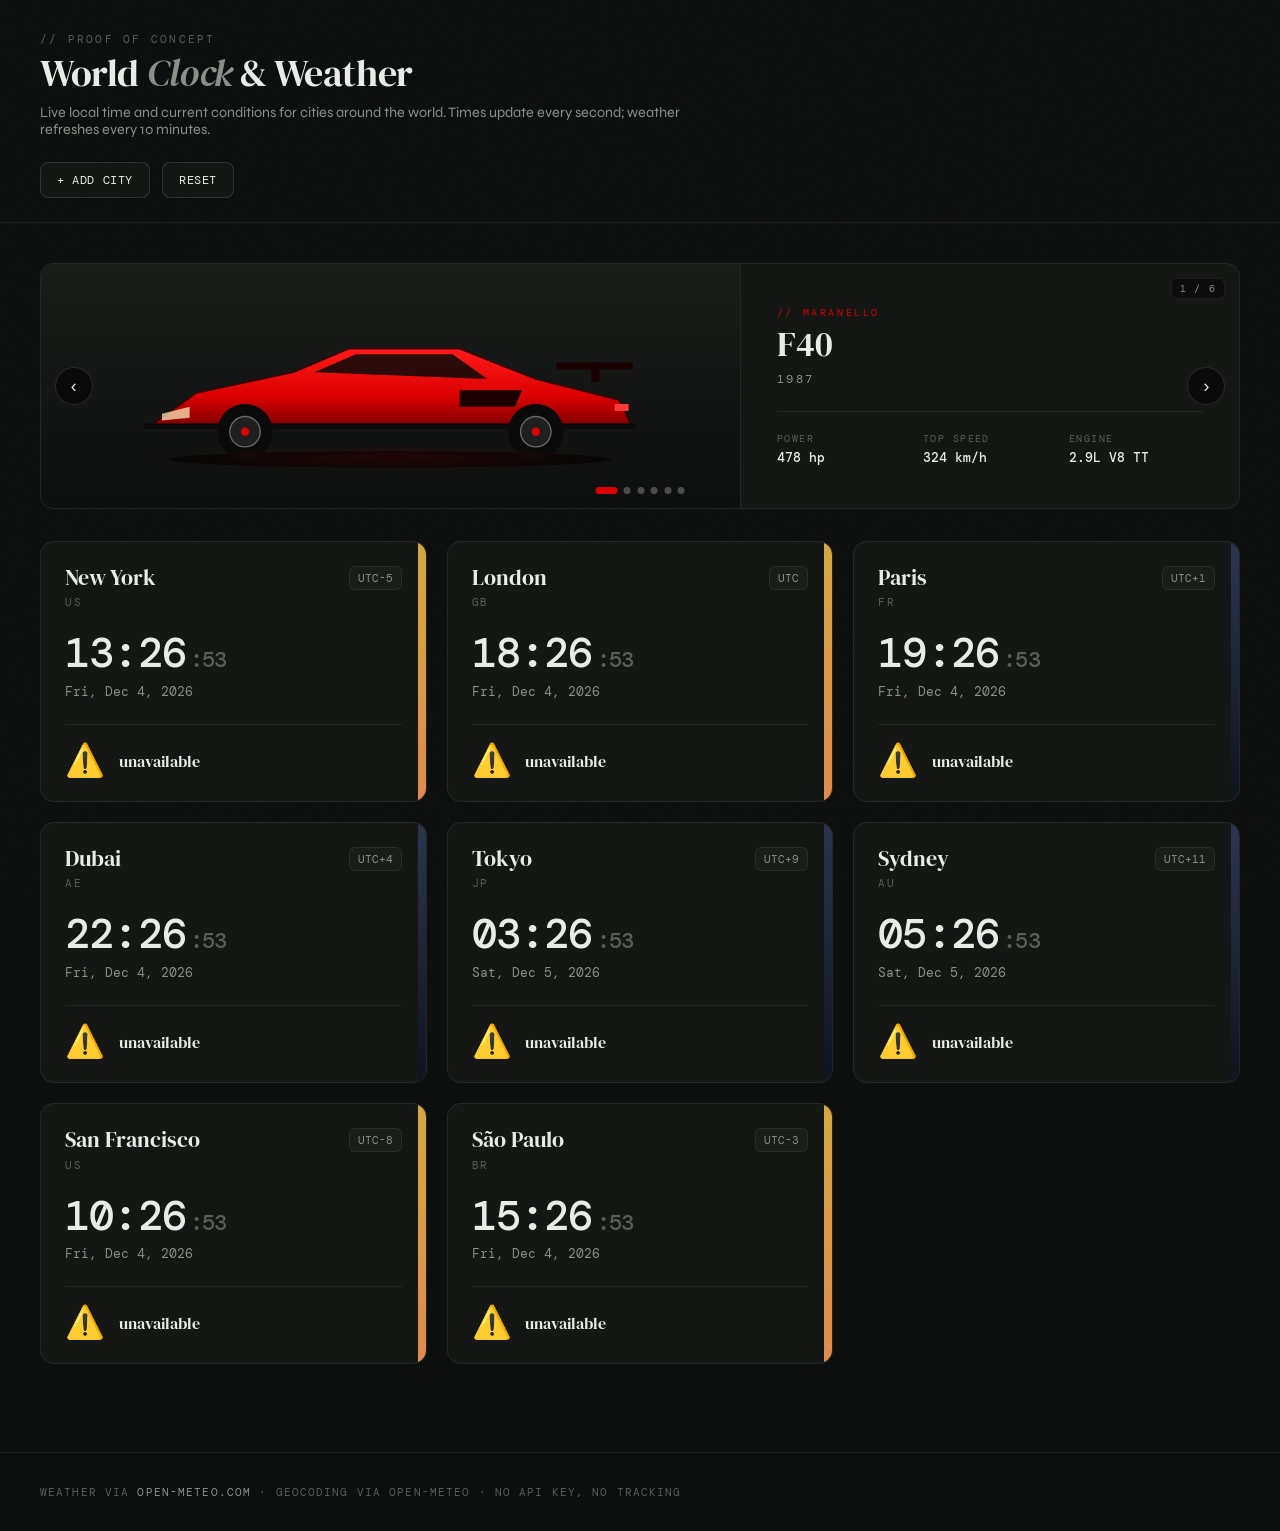
<file: clock/index.html>
<!DOCTYPE html>
<html lang="en">
<head>
<meta charset="UTF-8">
<meta name="viewport" content="width=device-width, initial-scale=1.0">
<title>World Clock & Weather</title>
<link href="https://fonts.googleapis.com/css2?family=DM+Serif+Display:ital@0;1&family=DM+Mono:wght@400;500&family=Syne:wght@400;600;700&display=swap" rel="stylesheet">
<style>
  :root {
    --bg: #0d0f0e;
    --surface: #141714;
    --surface2: #1a1d1a;
    --border: rgba(255,255,255,0.07);
    --border2: rgba(255,255,255,0.12);
    --text: #e8ebe6;
    --text2: #8a9088;
    --text3: #5a5e58;
    --green: #4caf7d;
    --amber: #d4a843;
    --blue: #5b9cf6;
    --orange: #e08a4e;
  }

  * { box-sizing: border-box; margin: 0; padding: 0; }

  body {
    background: var(--bg);
    color: var(--text);
    font-family: 'Syne', sans-serif;
    min-height: 100vh;
    overflow-x: hidden;
  }

  .noise {
    position: fixed; inset: 0; pointer-events: none; z-index: 0;
    background-image: url("data:image/svg+xml,%3Csvg viewBox='0 0 256 256' xmlns='http://www.w3.org/2000/svg'%3E%3Cfilter id='noise'%3E%3CfeTurbulence type='fractalNoise' baseFrequency='0.9' numOctaves='4' stitchTiles='stitch'/%3E%3C/filter%3E%3Crect width='100%25' height='100%25' filter='url(%23noise)' opacity='0.03'/%3E%3C/svg%3E");
    opacity: 0.4;
  }

  .header {
    padding: 2rem 2.5rem 1.5rem;
    border-bottom: 1px solid var(--border);
    position: relative;
    z-index: 1;
  }

  .eyebrow {
    font-family: 'DM Mono', monospace;
    font-size: 0.7rem;
    letter-spacing: 0.2em;
    color: var(--text3);
    text-transform: uppercase;
    margin-bottom: 0.5rem;
  }

  h1 {
    font-family: 'DM Serif Display', serif;
    font-size: 2.4rem;
    font-weight: 400;
    letter-spacing: -0.01em;
    line-height: 1;
  }

  h1 em {
    font-style: italic;
    color: var(--text2);
  }

  .sub {
    color: var(--text2);
    font-size: 0.9rem;
    margin-top: 0.75rem;
    max-width: 640px;
  }

  main {
    padding: 2.5rem;
    position: relative;
    z-index: 1;
    max-width: 1400px;
    margin: 0 auto;
  }

  .grid {
    display: grid;
    grid-template-columns: repeat(auto-fill, minmax(320px, 1fr));
    gap: 1.25rem;
  }

  .card {
    background: var(--surface);
    border: 1px solid var(--border);
    border-radius: 14px;
    padding: 1.5rem;
    position: relative;
    overflow: hidden;
    transition: border-color 0.2s ease, transform 0.2s ease;
  }

  .card:hover {
    border-color: var(--border2);
    transform: translateY(-2px);
  }

  .card-head {
    display: flex;
    justify-content: space-between;
    align-items: flex-start;
    margin-bottom: 1.5rem;
  }

  .city {
    font-family: 'DM Serif Display', serif;
    font-size: 1.4rem;
    line-height: 1.1;
  }

  .country {
    font-family: 'DM Mono', monospace;
    font-size: 0.7rem;
    color: var(--text3);
    letter-spacing: 0.15em;
    text-transform: uppercase;
    margin-top: 0.3rem;
  }

  .offset {
    font-family: 'DM Mono', monospace;
    font-size: 0.7rem;
    color: var(--text2);
    background: var(--surface2);
    border: 1px solid var(--border);
    padding: 0.25rem 0.5rem;
    border-radius: 6px;
    white-space: nowrap;
  }

  .time {
    font-family: 'DM Mono', monospace;
    font-size: 2.6rem;
    font-weight: 500;
    letter-spacing: -0.02em;
    line-height: 1;
    color: var(--text);
  }

  .time .sec {
    color: var(--text3);
    font-size: 1.4rem;
    margin-left: 0.25rem;
  }

  .date {
    font-family: 'DM Mono', monospace;
    font-size: 0.8rem;
    color: var(--text2);
    margin-top: 0.5rem;
  }

  .weather {
    margin-top: 1.5rem;
    padding-top: 1.25rem;
    border-top: 1px solid var(--border);
    display: flex;
    align-items: center;
    justify-content: space-between;
    gap: 1rem;
  }

  .weather-main {
    display: flex;
    align-items: center;
    gap: 0.85rem;
  }

  .icon {
    font-size: 2rem;
    line-height: 1;
  }

  .temp {
    font-family: 'DM Serif Display', serif;
    font-size: 1.8rem;
    line-height: 1;
  }

  .conditions {
    font-size: 0.75rem;
    color: var(--text2);
    margin-top: 0.25rem;
    text-transform: capitalize;
  }

  .meta {
    text-align: right;
    font-family: 'DM Mono', monospace;
    font-size: 0.7rem;
    color: var(--text2);
    line-height: 1.6;
  }

  .meta span { color: var(--text3); }

  .day-night {
    position: absolute;
    top: 0; right: 0;
    width: 8px; height: 100%;
    background: var(--surface2);
  }

  .day-night.day { background: linear-gradient(180deg, var(--amber), var(--orange)); }
  .day-night.night { background: linear-gradient(180deg, #2a3550, #0f1422); }

  .loading {
    color: var(--text3);
    font-style: italic;
    font-size: 0.8rem;
  }

  .controls {
    display: flex;
    gap: 0.75rem;
    margin-top: 1.5rem;
    flex-wrap: wrap;
  }

  .btn {
    background: var(--surface);
    border: 1px solid var(--border2);
    color: var(--text);
    padding: 0.55rem 1rem;
    border-radius: 8px;
    font-family: 'DM Mono', monospace;
    font-size: 0.75rem;
    letter-spacing: 0.05em;
    cursor: pointer;
    text-transform: uppercase;
    transition: background 0.2s ease;
  }

  .btn:hover { background: var(--surface2); }

  .add-form {
    display: none;
    margin-top: 1rem;
    gap: 0.5rem;
    flex-wrap: wrap;
  }

  .add-form.open { display: flex; }

  .add-form input {
    background: var(--surface);
    border: 1px solid var(--border2);
    color: var(--text);
    padding: 0.55rem 0.75rem;
    border-radius: 8px;
    font-family: 'DM Mono', monospace;
    font-size: 0.8rem;
    min-width: 180px;
  }

  .add-form input:focus { outline: 1px solid var(--blue); }

  .footer {
    padding: 2rem 2.5rem;
    border-top: 1px solid var(--border);
    margin-top: 3rem;
    color: var(--text3);
    font-family: 'DM Mono', monospace;
    font-size: 0.7rem;
    letter-spacing: 0.1em;
    text-transform: uppercase;
    position: relative;
    z-index: 1;
  }

  .footer a { color: var(--text2); text-decoration: none; }
  .footer a:hover { color: var(--text); }

  .remove {
    position: absolute;
    top: 0.75rem; right: 1.5rem;
    background: none;
    border: none;
    color: var(--text3);
    cursor: pointer;
    font-size: 1.1rem;
    line-height: 1;
    padding: 0.25rem;
    opacity: 0;
    transition: opacity 0.2s ease, color 0.2s ease;
  }

  .card:hover .remove { opacity: 1; }
  .remove:hover { color: var(--text); }

  /* Ferrari carousel */
  .ferrari-carousel {
    position: relative;
    background: var(--surface);
    border: 1px solid var(--border);
    border-radius: 14px;
    overflow: hidden;
    margin-bottom: 2rem;
    transition: border-color 0.2s ease;
  }

  .ferrari-carousel:hover { border-color: #dc0000; }

  .car-stage {
    display: grid;
    grid-template-columns: 1.4fr 1fr;
    align-items: stretch;
    min-height: 240px;
  }

  .car-art {
    background: linear-gradient(180deg, #1a1d1a 0%, #0d0f0e 100%);
    padding: 2rem 4rem;
    position: relative;
    display: flex;
    align-items: center;
    justify-content: center;
    overflow: hidden;
  }

  .car-art::before {
    content: '';
    position: absolute;
    bottom: 18%; left: 15%; right: 15%;
    height: 12px;
    background: radial-gradient(ellipse at center, rgba(220,0,0,0.3), transparent 70%);
    filter: blur(6px);
  }

  .car-art svg {
    display: block;
    width: 100%;
    height: auto;
    max-height: 180px;
    transition: transform 0.4s ease, opacity 0.3s ease;
  }

  .car-info {
    padding: 2rem 2.25rem;
    border-left: 1px solid var(--border);
    display: flex;
    flex-direction: column;
    justify-content: center;
  }

  .car-eyebrow {
    font-family: 'DM Mono', monospace;
    font-size: 0.65rem;
    letter-spacing: 0.25em;
    color: #dc0000;
    text-transform: uppercase;
    margin-bottom: 0.5rem;
  }

  .car-name {
    font-family: 'DM Serif Display', serif;
    font-size: 2.2rem;
    line-height: 1;
  }

  .car-year {
    font-family: 'DM Mono', monospace;
    font-size: 0.75rem;
    color: var(--text2);
    letter-spacing: 0.2em;
    margin-top: 0.5rem;
  }

  .car-specs {
    display: grid;
    grid-template-columns: repeat(3, 1fr);
    gap: 0.75rem;
    margin-top: 1.5rem;
    padding-top: 1.25rem;
    border-top: 1px solid var(--border);
  }

  .car-specs > div { font-family: 'DM Mono', monospace; font-size: 0.8rem; }

  .car-specs .label {
    color: var(--text3);
    font-size: 0.6rem;
    letter-spacing: 0.15em;
    text-transform: uppercase;
    margin-bottom: 0.25rem;
  }

  .car-specs .val { color: var(--text); font-weight: 500; }

  /* nav arrows */
  .car-nav {
    position: absolute;
    top: 50%;
    transform: translateY(-50%);
    width: 38px;
    height: 38px;
    border-radius: 50%;
    background: rgba(0,0,0,0.55);
    border: 1px solid var(--border2);
    color: var(--text);
    cursor: pointer;
    display: flex;
    align-items: center;
    justify-content: center;
    font-size: 1.1rem;
    z-index: 3;
    transition: background 0.2s ease, border-color 0.2s ease;
    -webkit-tap-highlight-color: transparent;
  }

  .car-nav:hover { background: #dc0000; border-color: #dc0000; }
  .car-nav.prev { left: 0.85rem; }
  .car-nav.next { right: 0.85rem; }

  /* dots */
  .car-dots {
    position: absolute;
    bottom: 0.85rem;
    left: 50%;
    transform: translateX(-50%);
    display: flex;
    gap: 0.4rem;
    z-index: 3;
  }

  .car-dots button {
    width: 7px;
    height: 7px;
    border-radius: 50%;
    background: rgba(255,255,255,0.25);
    border: none;
    cursor: pointer;
    padding: 0;
    transition: background 0.2s ease, width 0.2s ease;
  }

  .car-dots button.active {
    background: #dc0000;
    width: 22px;
    border-radius: 4px;
  }

  /* counter badge */
  .car-counter {
    position: absolute;
    top: 0.85rem;
    right: 0.85rem;
    font-family: 'DM Mono', monospace;
    font-size: 0.65rem;
    color: var(--text2);
    background: rgba(0,0,0,0.45);
    border: 1px solid var(--border);
    padding: 0.2rem 0.55rem;
    border-radius: 6px;
    letter-spacing: 0.1em;
    z-index: 2;
  }

  @media (max-width: 700px) {
    .car-stage { grid-template-columns: 1fr; }
    .car-art { padding: 1.5rem 3rem; min-height: 160px; }
    .car-info { border-left: none; border-top: 1px solid var(--border); padding: 1.25rem 1.25rem 2.25rem; }
    .car-name { font-size: 1.6rem; }
    .car-art svg { max-height: 130px; }
  }

  @media (max-width: 600px) {
    .header { padding: 1.5rem; }
    main { padding: 1.5rem; }
    h1 { font-size: 1.8rem; }
    .time { font-size: 2.2rem; }
  }
</style>
</head>
<body>
<div class="noise"></div>

<header class="header">
  <div class="eyebrow">// proof of concept</div>
  <h1>World <em>Clock</em> & Weather</h1>
  <p class="sub">Live local time and current conditions for cities around the world. Times update every second; weather refreshes every 10 minutes.</p>
  <div class="controls">
    <button class="btn" id="toggleAdd">+ Add City</button>
    <button class="btn" id="resetCities">Reset</button>
  </div>
  <div class="add-form" id="addForm">
    <input type="text" id="cityName" placeholder="City name (e.g. Reykjavík)">
    <input type="text" id="countryCode" placeholder="Country (e.g. IS)">
    <button class="btn" id="addCity">Add</button>
  </div>
</header>

<main>
  <div class="ferrari-carousel" id="ferrariCarousel" aria-label="Ferrari showcase">
    <span class="car-counter" id="carCounter">1 / 6</span>
    <button class="car-nav prev" id="carPrev" aria-label="Previous Ferrari">‹</button>
    <button class="car-nav next" id="carNext" aria-label="Next Ferrari">›</button>
    <div class="car-stage">
      <div class="car-art" id="carArt"></div>
      <div class="car-info" id="carInfo"></div>
    </div>
    <div class="car-dots" id="carDots"></div>
  </div>

  <div class="grid" id="grid"></div>
</main>

<footer class="footer">
  Weather via <a href="https://open-meteo.com" target="_blank" rel="noopener">open-meteo.com</a> · Geocoding via Open-Meteo · No API key, no tracking
</footer>

<script>
const DEFAULT_CITIES = [
  { name: 'New York',   country: 'US', tz: 'America/New_York',     lat: 40.7128,  lon: -74.0060 },
  { name: 'London',     country: 'GB', tz: 'Europe/London',        lat: 51.5074,  lon: -0.1278  },
  { name: 'Paris',      country: 'FR', tz: 'Europe/Paris',         lat: 48.8566,  lon: 2.3522   },
  { name: 'Dubai',      country: 'AE', tz: 'Asia/Dubai',           lat: 25.2048,  lon: 55.2708  },
  { name: 'Tokyo',      country: 'JP', tz: 'Asia/Tokyo',           lat: 35.6762,  lon: 139.6503 },
  { name: 'Sydney',     country: 'AU', tz: 'Australia/Sydney',     lat: -33.8688, lon: 151.2093 },
  { name: 'San Francisco', country: 'US', tz: 'America/Los_Angeles', lat: 37.7749, lon: -122.4194 },
  { name: 'São Paulo',  country: 'BR', tz: 'America/Sao_Paulo',    lat: -23.5505, lon: -46.6333 },
];

const STORAGE_KEY = 'world-clock-cities';
const WEATHER_REFRESH_MS = 10 * 60 * 1000;

// WMO weather code → { icon, label }
const WMO = {
  0:  ['☀️', 'clear sky'],
  1:  ['🌤️', 'mainly clear'],
  2:  ['⛅', 'partly cloudy'],
  3:  ['☁️', 'overcast'],
  45: ['🌫️', 'fog'],
  48: ['🌫️', 'rime fog'],
  51: ['🌦️', 'light drizzle'],
  53: ['🌦️', 'drizzle'],
  55: ['🌦️', 'dense drizzle'],
  56: ['🌧️', 'freezing drizzle'],
  57: ['🌧️', 'freezing drizzle'],
  61: ['🌧️', 'light rain'],
  63: ['🌧️', 'rain'],
  65: ['🌧️', 'heavy rain'],
  66: ['🌧️', 'freezing rain'],
  67: ['🌧️', 'freezing rain'],
  71: ['🌨️', 'light snow'],
  73: ['🌨️', 'snow'],
  75: ['❄️', 'heavy snow'],
  77: ['🌨️', 'snow grains'],
  80: ['🌦️', 'rain showers'],
  81: ['🌧️', 'rain showers'],
  82: ['⛈️', 'violent showers'],
  85: ['🌨️', 'snow showers'],
  86: ['🌨️', 'snow showers'],
  95: ['⛈️', 'thunderstorm'],
  96: ['⛈️', 'thunderstorm w/ hail'],
  99: ['⛈️', 'severe thunderstorm'],
};

let cities = loadCities();

function loadCities() {
  try {
    const stored = localStorage.getItem(STORAGE_KEY);
    if (stored) return JSON.parse(stored);
  } catch (e) {}
  return [...DEFAULT_CITIES];
}

function saveCities() {
  try { localStorage.setItem(STORAGE_KEY, JSON.stringify(cities)); } catch (e) {}
}

function cityId(c) { return `${c.name}-${c.lat}-${c.lon}`.replace(/[^a-z0-9-]/gi, '_'); }

function render() {
  const grid = document.getElementById('grid');
  grid.innerHTML = cities.map((c, idx) => {
    const id = cityId(c);
    return `
      <div class="card" data-id="${id}">
        <button class="remove" data-idx="${idx}" title="Remove">×</button>
        <div class="day-night" id="dn-${id}"></div>
        <div class="card-head">
          <div>
            <div class="city">${escapeHtml(c.name)}</div>
            <div class="country">${escapeHtml(c.country || '')}</div>
          </div>
          <div class="offset" id="off-${id}">—</div>
        </div>
        <div class="time" id="t-${id}">--:--<span class="sec">--</span></div>
        <div class="date" id="d-${id}">—</div>
        <div class="weather" id="w-${id}">
          <div class="weather-main">
            <span class="icon">⋯</span>
            <div>
              <div class="temp loading">loading…</div>
              <div class="conditions"></div>
            </div>
          </div>
          <div class="meta"></div>
        </div>
      </div>
    `;
  }).join('');

  document.querySelectorAll('.remove').forEach(btn => {
    btn.addEventListener('click', e => {
      const idx = parseInt(e.target.dataset.idx);
      cities.splice(idx, 1);
      saveCities();
      render();
      updateClocks();
      refreshAllWeather();
    });
  });
}

function escapeHtml(s) {
  return String(s).replace(/[&<>"']/g, m => ({
    '&':'&amp;','<':'&lt;','>':'&gt;','"':'&quot;',"'":'&#39;'
  }[m]));
}

function updateClocks() {
  const now = new Date();
  cities.forEach(c => {
    const id = cityId(c);
    const tEl = document.getElementById(`t-${id}`);
    const dEl = document.getElementById(`d-${id}`);
    const offEl = document.getElementById(`off-${id}`);
    const dnEl = document.getElementById(`dn-${id}`);
    if (!tEl) return;

    const parts = new Intl.DateTimeFormat('en-GB', {
      timeZone: c.tz, hour: '2-digit', minute: '2-digit', second: '2-digit', hour12: false
    }).formatToParts(now);
    const get = t => parts.find(p => p.type === t)?.value || '--';
    tEl.innerHTML = `${get('hour')}:${get('minute')}<span class="sec">:${get('second')}</span>`;

    const dateStr = new Intl.DateTimeFormat('en-US', {
      timeZone: c.tz, weekday: 'short', month: 'short', day: 'numeric', year: 'numeric'
    }).format(now);
    dEl.textContent = dateStr;

    // Compute UTC offset for this tz
    const tzShort = new Intl.DateTimeFormat('en-US', {
      timeZone: c.tz, timeZoneName: 'shortOffset'
    }).formatToParts(now).find(p => p.type === 'timeZoneName')?.value || '';
    offEl.textContent = tzShort.replace('GMT', 'UTC');

    // Day/night strip based on local hour
    const hour = parseInt(get('hour'));
    if (hour >= 6 && hour < 19) {
      dnEl.className = 'day-night day';
    } else {
      dnEl.className = 'day-night night';
    }
  });
}

async function fetchWeather(c) {
  const url = `https://api.open-meteo.com/v1/forecast?latitude=${c.lat}&longitude=${c.lon}` +
              `&current=temperature_2m,relative_humidity_2m,wind_speed_10m,weather_code` +
              `&temperature_unit=celsius&wind_speed_unit=kmh&timezone=auto`;
  try {
    const res = await fetch(url);
    if (!res.ok) throw new Error('weather fetch failed');
    const data = await res.json();
    return data.current;
  } catch (e) {
    console.error('Weather error for', c.name, e);
    return null;
  }
}

async function refreshAllWeather() {
  await Promise.all(cities.map(async c => {
    const id = cityId(c);
    const wEl = document.getElementById(`w-${id}`);
    if (!wEl) return;
    const cur = await fetchWeather(c);
    if (!cur) {
      wEl.innerHTML = `<div class="weather-main"><span class="icon">⚠️</span><div><div class="temp" style="font-size:1rem">unavailable</div></div></div>`;
      return;
    }
    const [icon, label] = WMO[cur.weather_code] || ['❔', 'unknown'];
    const tempC = Math.round(cur.temperature_2m);
    const tempF = Math.round(tempC * 9/5 + 32);
    wEl.innerHTML = `
      <div class="weather-main">
        <span class="icon">${icon}</span>
        <div>
          <div class="temp">${tempC}°<span style="font-size:0.9rem;color:var(--text3)">C</span></div>
          <div class="conditions">${label}</div>
        </div>
      </div>
      <div class="meta">
        <div>${tempF}°F</div>
        <div><span>RH</span> ${Math.round(cur.relative_humidity_2m)}%</div>
        <div><span>WIND</span> ${Math.round(cur.wind_speed_10m)} km/h</div>
      </div>
    `;
  }));
}

async function geocode(name, country) {
  const q = encodeURIComponent(name);
  const url = `https://geocoding-api.open-meteo.com/v1/search?name=${q}&count=5&language=en&format=json`;
  const res = await fetch(url);
  if (!res.ok) throw new Error('geocoding failed');
  const data = await res.json();
  if (!data.results || !data.results.length) return null;
  let match = data.results[0];
  if (country) {
    const cc = country.toUpperCase();
    const better = data.results.find(r => (r.country_code || '').toUpperCase() === cc);
    if (better) match = better;
  }
  return {
    name: match.name,
    country: match.country_code || '',
    tz: match.timezone,
    lat: match.latitude,
    lon: match.longitude,
  };
}

document.getElementById('toggleAdd').addEventListener('click', () => {
  document.getElementById('addForm').classList.toggle('open');
});

document.getElementById('addCity').addEventListener('click', async () => {
  const name = document.getElementById('cityName').value.trim();
  const country = document.getElementById('countryCode').value.trim();
  if (!name) return;
  try {
    const found = await geocode(name, country);
    if (!found) { alert(`Couldn't find "${name}"`); return; }
    cities.push(found);
    saveCities();
    document.getElementById('cityName').value = '';
    document.getElementById('countryCode').value = '';
    document.getElementById('addForm').classList.remove('open');
    render();
    updateClocks();
    refreshAllWeather();
  } catch (e) {
    alert('Geocoding failed. Check your connection and try again.');
  }
});

document.getElementById('resetCities').addEventListener('click', () => {
  if (!confirm('Reset to default cities?')) return;
  cities = [...DEFAULT_CITIES];
  saveCities();
  render();
  updateClocks();
  refreshAllWeather();
});

/* ---------- Ferrari gallery ---------- */

// Three reusable supercar silhouettes. Each takes a unique suffix so gradient
// IDs don't collide when the same shape is rendered for multiple cards.
function svgWedge(uid) {
  return `
<svg viewBox="0 0 400 130" xmlns="http://www.w3.org/2000/svg" aria-hidden="true">
  <defs>
    <linearGradient id="body-${uid}" x1="0" y1="0" x2="0" y2="1">
      <stop offset="0" stop-color="#ff1a1a"/>
      <stop offset="0.6" stop-color="#dc0000"/>
      <stop offset="1" stop-color="#7a0000"/>
    </linearGradient>
  </defs>
  <ellipse cx="200" cy="118" rx="160" ry="6" fill="rgba(0,0,0,0.6)"/>
  <path d="M 25 95 L 60 70 L 130 55 L 170 38 L 250 38 L 305 60 L 365 75 L 375 95 Z"
        fill="url(#body-${uid})" stroke="#3a0000" stroke-width="1.2"/>
  <rect x="320" y="48" width="55" height="5" fill="#1a0000"/>
  <rect x="345" y="48" width="6" height="14" fill="#1a0000"/>
  <path d="M 145 55 L 175 42 L 245 42 L 270 60 Z" fill="#0a0a0a" opacity="0.85"/>
  <path d="M 250 68 L 295 68 L 290 80 L 250 80 Z" fill="#1a0000"/>
  <rect x="22" y="92" width="355" height="4" fill="#0a0a0a"/>
  <circle cx="95" cy="98" r="20" fill="#0a0a0a"/>
  <circle cx="95" cy="98" r="11" fill="#1f1f1f" stroke="#666" stroke-width="1"/>
  <circle cx="95" cy="98" r="3" fill="#dc0000"/>
  <circle cx="305" cy="98" r="20" fill="#0a0a0a"/>
  <circle cx="305" cy="98" r="11" fill="#1f1f1f" stroke="#666" stroke-width="1"/>
  <circle cx="305" cy="98" r="3" fill="#dc0000"/>
  <path d="M 35 85 L 55 80 L 55 88 L 35 90 Z" fill="#fff8c8" opacity="0.7"/>
  <rect x="362" y="78" width="10" height="5" fill="#ff3a3a"/>
</svg>`;
}

function svgHyper(uid) {
  return `
<svg viewBox="0 0 400 130" xmlns="http://www.w3.org/2000/svg" aria-hidden="true">
  <defs>
    <linearGradient id="body-${uid}" x1="0" y1="0" x2="0" y2="1">
      <stop offset="0" stop-color="#ff2424"/>
      <stop offset="0.55" stop-color="#dc0000"/>
      <stop offset="1" stop-color="#5a0000"/>
    </linearGradient>
  </defs>
  <ellipse cx="200" cy="118" rx="165" ry="6" fill="rgba(0,0,0,0.6)"/>
  <path d="M 20 95
           C 25 80, 55 70, 95 65
           C 130 50, 170 40, 220 40
           C 270 40, 320 55, 360 70
           C 380 78, 382 90, 378 95 Z"
        fill="url(#body-${uid})" stroke="#3a0000" stroke-width="1.2"/>
  <path d="M 130 60 C 160 38, 240 38, 290 58 L 280 70 L 145 70 Z" fill="#0a0a0a" opacity="0.9"/>
  <path d="M 235 72 L 295 72 L 285 86 L 235 86 Z" fill="#1a0000"/>
  <path d="M 305 58 L 355 60 L 355 64 L 305 64 Z" fill="#1a0000"/>
  <rect x="20" y="92" width="360" height="4" fill="#0a0a0a"/>
  <circle cx="95" cy="98" r="22" fill="#0a0a0a"/>
  <circle cx="95" cy="98" r="12" fill="#1f1f1f" stroke="#888" stroke-width="1"/>
  <circle cx="95" cy="98" r="3" fill="#dc0000"/>
  <circle cx="310" cy="98" r="22" fill="#0a0a0a"/>
  <circle cx="310" cy="98" r="12" fill="#1f1f1f" stroke="#888" stroke-width="1"/>
  <circle cx="310" cy="98" r="3" fill="#dc0000"/>
  <path d="M 28 80 Q 50 72 70 78 L 70 86 Q 50 84 30 88 Z" fill="#fff8c8" opacity="0.6"/>
  <rect x="358" y="76" width="14" height="4" fill="#ff3a3a"/>
</svg>`;
}

function svgBarchetta(uid) {
  return `
<svg viewBox="0 0 400 130" xmlns="http://www.w3.org/2000/svg" aria-hidden="true">
  <defs>
    <linearGradient id="body-${uid}" x1="0" y1="0" x2="0" y2="1">
      <stop offset="0" stop-color="#ff1818"/>
      <stop offset="0.55" stop-color="#dc0000"/>
      <stop offset="1" stop-color="#600000"/>
    </linearGradient>
  </defs>
  <ellipse cx="200" cy="118" rx="160" ry="6" fill="rgba(0,0,0,0.6)"/>
  <path d="M 22 92
           C 28 82, 60 75, 110 72
           L 160 60
           L 250 60
           L 290 72
           C 330 76, 365 82, 378 92 Z"
        fill="url(#body-${uid})" stroke="#3a0000" stroke-width="1.2"/>
  <path d="M 250 60 C 260 50, 280 50, 290 62 L 285 72 L 250 72 Z" fill="#1a0000"/>
  <path d="M 165 62 L 245 62 L 240 72 L 175 72 Z" fill="#0a0a0a"/>
  <path d="M 200 76 L 245 76 L 240 86 L 200 86 Z" fill="#1a0000"/>
  <rect x="22" y="89" width="358" height="4" fill="#0a0a0a"/>
  <circle cx="100" cy="96" r="20" fill="#0a0a0a"/>
  <circle cx="100" cy="96" r="11" fill="#1f1f1f" stroke="#777" stroke-width="1"/>
  <circle cx="100" cy="96" r="3" fill="#dc0000"/>
  <circle cx="310" cy="96" r="20" fill="#0a0a0a"/>
  <circle cx="310" cy="96" r="11" fill="#1f1f1f" stroke="#777" stroke-width="1"/>
  <circle cx="310" cy="96" r="3" fill="#dc0000"/>
  <ellipse cx="42" cy="84" rx="10" ry="4" fill="#fff8c8" opacity="0.7"/>
  <rect x="360" y="78" width="14" height="5" fill="#ff3a3a"/>
</svg>`;
}

const FERRARIS = [
  { name: 'F40',           year: '1987', shape: svgWedge,     hp: '478 hp', top: '324 km/h', engine: '2.9L V8 TT' },
  { name: 'F50',           year: '1995', shape: svgBarchetta, hp: '513 hp', top: '325 km/h', engine: '4.7L V12'   },
  { name: 'Enzo',          year: '2002', shape: svgHyper,     hp: '651 hp', top: '350 km/h', engine: '6.0L V12'   },
  { name: 'LaFerrari',     year: '2013', shape: svgHyper,     hp: '950 hp', top: '350 km/h', engine: '6.3L V12 + e' },
  { name: 'SF90 Stradale', year: '2019', shape: svgWedge,     hp: '986 hp', top: '340 km/h', engine: '4.0L V8 PHEV' },
  { name: 'Daytona SP3',   year: '2021', shape: svgBarchetta, hp: '828 hp', top: '340 km/h', engine: '6.5L V12'   },
];

let carIdx = 0;
let carTimer = null;

function renderFerrariSlide() {
  const f = FERRARIS[carIdx];
  const art = document.getElementById('carArt');
  const info = document.getElementById('carInfo');
  const counter = document.getElementById('carCounter');
  if (!art || !info) return;

  art.innerHTML = f.shape(carIdx);
  info.innerHTML = `
    <div class="car-eyebrow">// Maranello</div>
    <div class="car-name">${escapeHtml(f.name)}</div>
    <div class="car-year">${escapeHtml(f.year)}</div>
    <div class="car-specs">
      <div><div class="label">Power</div><div class="val">${escapeHtml(f.hp)}</div></div>
      <div><div class="label">Top Speed</div><div class="val">${escapeHtml(f.top)}</div></div>
      <div><div class="label">Engine</div><div class="val">${escapeHtml(f.engine)}</div></div>
    </div>
  `;
  counter.textContent = `${carIdx + 1} / ${FERRARIS.length}`;

  document.querySelectorAll('#carDots button').forEach((b, i) => {
    b.classList.toggle('active', i === carIdx);
  });
}

function buildFerrariDots() {
  const dots = document.getElementById('carDots');
  if (!dots) return;
  dots.innerHTML = FERRARIS.map((_, i) =>
    `<button data-i="${i}" aria-label="Show Ferrari ${i + 1}"></button>`
  ).join('');
  dots.querySelectorAll('button').forEach(b => {
    b.addEventListener('click', () => {
      carIdx = parseInt(b.dataset.i);
      renderFerrariSlide();
      restartCarTimer();
    });
  });
}

function nextCar() { carIdx = (carIdx + 1) % FERRARIS.length; renderFerrariSlide(); }
function prevCar() { carIdx = (carIdx - 1 + FERRARIS.length) % FERRARIS.length; renderFerrariSlide(); }

function restartCarTimer() {
  if (carTimer) clearInterval(carTimer);
  carTimer = setInterval(() => { nextCar(); }, 6000);
}

function setupFerrariCarousel() {
  buildFerrariDots();
  renderFerrariSlide();
  document.getElementById('carNext').addEventListener('click', () => { nextCar(); restartCarTimer(); });
  document.getElementById('carPrev').addEventListener('click', () => { prevCar(); restartCarTimer(); });

  // touch swipe
  const stage = document.getElementById('ferrariCarousel');
  let startX = null;
  stage.addEventListener('touchstart', e => { startX = e.touches[0].clientX; }, { passive: true });
  stage.addEventListener('touchend', e => {
    if (startX === null) return;
    const dx = e.changedTouches[0].clientX - startX;
    if (Math.abs(dx) > 40) { dx < 0 ? nextCar() : prevCar(); restartCarTimer(); }
    startX = null;
  });

  // keyboard arrows
  document.addEventListener('keydown', e => {
    if (e.key === 'ArrowRight') { nextCar(); restartCarTimer(); }
    if (e.key === 'ArrowLeft')  { prevCar(); restartCarTimer(); }
  });

  restartCarTimer();
}

// boot
render();
setupFerrariCarousel();
updateClocks();
refreshAllWeather();
setInterval(updateClocks, 1000);
setInterval(refreshAllWeather, WEATHER_REFRESH_MS);
</script>
</body>
</html>
</file>
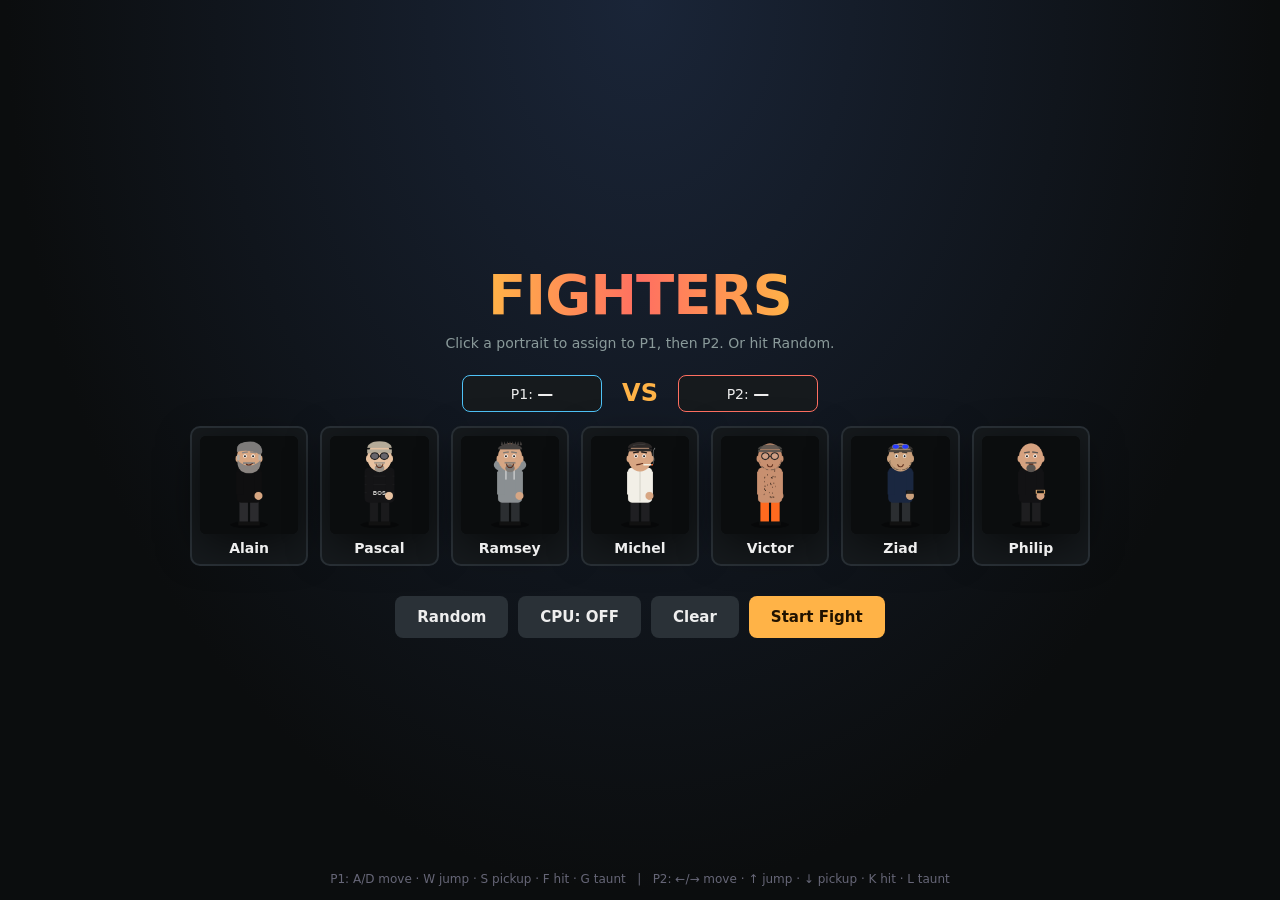
<file: fighters/index.html>
<!DOCTYPE html>
<html lang="en">
<head>
<meta charset="UTF-8">
<meta name="viewport" content="width=device-width, initial-scale=1.0">
<title>Fighters — Caricature Brawler</title>
<style>
  * { box-sizing: border-box; margin: 0; padding: 0; }
  html, body { height: 100%; background: #0b0d0e; color: #eee; font-family: system-ui, -apple-system, sans-serif; overflow: hidden; }
  #app { position: relative; width: 100vw; height: 100vh; display: flex; align-items: center; justify-content: center; }
  canvas { background: linear-gradient(#1d2b3a, #0b0d0e); display: block; max-width: 100%; max-height: 100%; border-radius: 12px; box-shadow: 0 10px 40px rgba(0,0,0,.6); }

  .screen { position: absolute; inset: 0; display: flex; flex-direction: column; align-items: center; justify-content: center; padding: 20px; background: radial-gradient(ellipse at top, #1a2538 0%, #0b0d0e 70%); }
  .screen.hidden { display: none; }
  h1 { font-size: clamp(32px, 5vw, 56px); font-weight: 900; letter-spacing: -1px; margin-bottom: 8px; background: linear-gradient(90deg,#ffb347,#ff6f61,#ffb347); -webkit-background-clip: text; background-clip: text; color: transparent; }
  .sub { color: #8a9a9a; margin-bottom: 24px; font-size: 14px; }

  .roster { display: grid; grid-template-columns: repeat(7, 1fr); gap: 12px; max-width: 900px; width: 100%; margin-bottom: 20px; }
  @media (max-width: 720px) { .roster { grid-template-columns: repeat(4, 1fr); } }
  .portrait { background: #161a1d; border: 2px solid #2a3137; border-radius: 10px; padding: 8px; cursor: pointer; text-align: center; transition: all .15s; position: relative; }
  .portrait:hover { transform: translateY(-3px); border-color: #ffb347; }
  .portrait.p1 { border-color: #4fc3f7; box-shadow: 0 0 0 3px rgba(79,195,247,.25); }
  .portrait.p2 { border-color: #ff6f61; box-shadow: 0 0 0 3px rgba(255,111,97,.25); }
  .portrait canvas { background: #0b0d0e; border-radius: 6px; width: 100%; height: auto; aspect-ratio: 1 / 1; }
  .portrait .name { margin-top: 6px; font-weight: 700; font-size: 14px; }
  .portrait .tag { position: absolute; top: 4px; left: 4px; font-size: 10px; padding: 2px 6px; border-radius: 4px; font-weight: 800; }
  .portrait.p1 .tag { background: #4fc3f7; color: #001018; }
  .portrait.p2 .tag { background: #ff6f61; color: #2b0a06; }

  .controls { display: flex; gap: 10px; flex-wrap: wrap; justify-content: center; margin-top: 10px; }
  button { background: #ffb347; color: #201200; border: 0; padding: 12px 22px; font-weight: 800; font-size: 15px; border-radius: 8px; cursor: pointer; transition: transform .1s; font-family: inherit; }
  button:hover { transform: translateY(-1px); }
  button.ghost { background: #2a3137; color: #eee; }
  button.ghost.active { background: #4fc3f7; color: #001018; }

  .slots { display: flex; gap: 20px; align-items: center; margin-bottom: 14px; font-size: 14px; }
  .slot { padding: 8px 14px; border-radius: 8px; background: #161a1d; border: 1px solid #2a3137; min-width: 140px; text-align: center; }
  .slot.p1 { border-color: #4fc3f7; }
  .slot.p2 { border-color: #ff6f61; }
  .slot b { font-size: 16px; }
  .vs { font-weight: 900; color: #ffb347; font-size: 24px; }

  .help { position: absolute; bottom: 14px; left: 0; right: 0; text-align: center; color: #667; font-size: 12px; }

  #end .card { background: #161a1d; border: 1px solid #2a3137; border-radius: 14px; padding: 30px 40px; text-align: center; }
  #end h2 { font-size: 40px; margin-bottom: 8px; }
  #end .taunt { color: #ffb347; font-style: italic; margin: 12px 0 20px; font-size: 18px; }

  /* Touch overlay */
  #touchUI { position: fixed; inset: 0; pointer-events: none; display: none; z-index: 100; }
  #touchUI.on { display: block; }
  #touchBar {
    position: fixed;
    left: 0; right: 0; bottom: 0;
    display: flex;
    justify-content: space-between;
    align-items: flex-end;
    padding: 10px 14px 14px;
    gap: 8px;
    pointer-events: none;
    z-index: 101;
  }
  #touchBar .group { display: flex; gap: 10px; align-items: flex-end; pointer-events: auto; }
  .tbtn {
    min-width: 64px; min-height: 64px;
    padding: 0 10px;
    border-radius: 16px;
    background: rgba(20,25,30,0.8);
    border: 2px solid rgba(255,255,255,0.45);
    color: #fff;
    font-size: 13px;
    font-weight: 800;
    letter-spacing: 0.5px;
    display: inline-flex;
    align-items: center;
    justify-content: center;
    user-select: none;
    -webkit-user-select: none;
    -webkit-tap-highlight-color: transparent;
    touch-action: manipulation;
    text-align: center;
    line-height: 1;
  }
  .tbtn:active, .tbtn.pressed {
    background: rgba(255,179,71,0.85);
    border-color: #ffb347;
    transform: scale(0.94);
  }
  .tbtn.hit    { background: rgba(255,111,97,0.9); border-color: #ff6f61; min-width: 86px; min-height: 86px; font-size: 16px; }
  .tbtn.jump   { background: rgba(79,195,247,0.75); border-color: #4fc3f7; }
  .tbtn.arrow  { min-width: 72px; font-size: 28px; font-weight: 900; }
  #pauseBtn {
    position: fixed; top: 10px; right: 10px;
    padding: 8px 14px; font-size: 13px; font-weight: 800;
    pointer-events: auto;
    background: rgba(20,25,30,0.9); color: #fff;
    border: 1px solid #777; border-radius: 8px;
    z-index: 102;
  }

  @media (max-width: 720px) {
    #app { align-items: stretch; justify-content: stretch; }
    canvas { border-radius: 0; max-width: 100vw; max-height: 100vh; width: 100vw; height: auto; }
    .help { display: none; }
    h1 { font-size: 32px; margin-bottom: 4px; }
    .sub { font-size: 12px; margin-bottom: 12px; }
    button { padding: 10px 16px; font-size: 14px; }
    .slot { min-width: 110px; padding: 6px 10px; }
  }
</style>
</head>
<body>
<div id="app">
  <!-- Title / Select -->
  <div id="select" class="screen">
    <h1>FIGHTERS</h1>
    <div class="sub">Click a portrait to assign to P1, then P2. Or hit Random.</div>
    <div class="slots">
      <div class="slot p1">P1: <b id="p1name">—</b></div>
      <div class="vs">VS</div>
      <div class="slot p2">P2: <b id="p2name">—</b></div>
    </div>
    <div class="roster" id="roster"></div>
    <div class="controls">
      <button id="btnRandom" class="ghost">Random</button>
      <button id="btnCpu" class="ghost">CPU: OFF</button>
      <button id="btnClear" class="ghost">Clear</button>
      <button id="btnStart">Start Fight</button>
    </div>
    <div class="help">P1: A/D move · W jump · S pickup · F hit · G taunt &nbsp;&nbsp;|&nbsp;&nbsp; P2: ←/→ move · ↑ jump · ↓ pickup · K hit · L taunt</div>
  </div>

  <!-- Fight -->
  <canvas id="game" width="1000" height="560" class="hidden"></canvas>

  <!-- Touch controls (P1) -->
  <div id="touchUI">
    <button id="pauseBtn">QUIT</button>
    <div id="touchBar">
      <div class="group">
        <div class="tbtn arrow" data-key="left">&lt;</div>
        <div class="tbtn arrow" data-key="right">&gt;</div>
      </div>
      <div class="group">
        <div class="tbtn" data-key="taunt">TAUNT</div>
        <div class="tbtn" data-key="pickup">GRAB</div>
        <div class="tbtn jump" data-key="jump">JUMP</div>
        <div class="tbtn hit" data-key="attack">HIT</div>
      </div>
    </div>
  </div>

  <!-- End -->
  <div id="end" class="screen hidden">
    <div class="card">
      <h2 id="endTitle">K.O.</h2>
      <div id="endWinner" style="font-size:22px;font-weight:800;"></div>
      <div id="endTaunt" class="taunt"></div>
      <div class="controls">
        <button id="btnRematch">Rematch</button>
        <button id="btnBack" class="ghost">Back to Select</button>
      </div>
    </div>
  </div>
</div>

<script>
// === FIGHTERS — Caricature Brawler ===
// Single-file game. No assets, no deps.

// ---------- Audio (synthesized, no assets) ----------
let audioCtx = null;
function ensureAudio(){
  if (audioCtx) return audioCtx;
  const AC = window.AudioContext || window.webkitAudioContext;
  if (!AC) return null;
  audioCtx = new AC();
  return audioCtx;
}
function playTone({freq=440, freq2=null, dur=0.12, type='sine', vol=0.3, attack=0.005, decay=null}){
  const ctx = ensureAudio();
  if (!ctx) return;
  if (ctx.state === 'suspended') ctx.resume();
  const t0 = ctx.currentTime;
  const osc = ctx.createOscillator();
  const gain = ctx.createGain();
  osc.type = type;
  osc.frequency.setValueAtTime(freq, t0);
  if (freq2 != null) osc.frequency.exponentialRampToValueAtTime(Math.max(40, freq2), t0 + dur);
  gain.gain.setValueAtTime(0, t0);
  gain.gain.linearRampToValueAtTime(vol, t0 + attack);
  gain.gain.exponentialRampToValueAtTime(0.001, t0 + (decay || dur));
  osc.connect(gain).connect(ctx.destination);
  osc.start(t0);
  osc.stop(t0 + (decay || dur) + 0.02);
}
function playNoise({dur=0.1, vol=0.3, filter=1200}){
  const ctx = ensureAudio();
  if (!ctx) return;
  if (ctx.state === 'suspended') ctx.resume();
  const t0 = ctx.currentTime;
  const buf = ctx.createBuffer(1, ctx.sampleRate * dur, ctx.sampleRate);
  const data = buf.getChannelData(0);
  for (let i = 0; i < data.length; i++) data[i] = (Math.random() * 2 - 1) * (1 - i/data.length);
  const src = ctx.createBufferSource(); src.buffer = buf;
  const bp = ctx.createBiquadFilter(); bp.type = 'bandpass'; bp.frequency.value = filter;
  const g = ctx.createGain(); g.gain.setValueAtTime(vol, t0); g.gain.exponentialRampToValueAtTime(0.001, t0 + dur);
  src.connect(bp).connect(g).connect(ctx.destination);
  src.start(t0);
}
const SFX = {
  punch:   () => { playNoise({dur:0.08, vol:0.35, filter:700}); playTone({freq:180,freq2:60,dur:0.1,type:'square',vol:0.15}); },
  slap:    () => { playNoise({dur:0.05, vol:0.4, filter:2500}); },
  clang:   () => { playTone({freq:1200,freq2:300,dur:0.35,type:'triangle',vol:0.25}); playTone({freq:2400,freq2:500,dur:0.3,type:'square',vol:0.08}); },
  squeak:  () => { playTone({freq:900,freq2:1800,dur:0.12,type:'sawtooth',vol:0.25}); },
  bonk:    () => { playTone({freq:300,freq2:80,dur:0.2,type:'sine',vol:0.3}); },
  shatter: () => { playNoise({dur:0.4, vol:0.35, filter:4500}); },
  jump:    () => { playTone({freq:260,freq2:520,dur:0.12,type:'square',vol:0.12}); },
  pickup:  () => { playTone({freq:520,freq2:880,dur:0.1,type:'triangle',vol:0.18}); playTone({freq:880,freq2:1200,dur:0.08,type:'sine',vol:0.12}); },
  drop:    () => { playTone({freq:400,freq2:200,dur:0.08,type:'triangle',vol:0.15}); },
  taunt:   () => { playTone({freq:600,freq2:900,dur:0.1,type:'sine',vol:0.15}); playTone({freq:900,freq2:700,dur:0.15,type:'sine',vol:0.15}); },
  ko:      () => { playTone({freq:800,freq2:80,dur:0.8,type:'sawtooth',vol:0.35}); playNoise({dur:0.6, vol:0.2, filter:400}); },
  win:     () => { [0,0.12,0.24].forEach((t,i)=>setTimeout(()=>playTone({freq:[523,659,784][i],dur:0.25,type:'triangle',vol:0.2}), t*1000)); },
  countdown:() => { playTone({freq:880,dur:0.08,type:'square',vol:0.15}); },
  go:      () => { playTone({freq:1320,freq2:880,dur:0.3,type:'triangle',vol:0.25}); },
  coffee:  () => { playNoise({dur:0.3, vol:0.15, filter:1000}); },
  throw:   () => { playTone({freq:180,freq2:540,dur:0.15,type:'sawtooth',vol:0.15}); }
};

// ---------- Character configs ----------
const FIGHTERS = {
  alain: {
    name: 'Alain', skin: '#d7a681', hair: '#3a3532', hairStyle: 'thick-swept', hairGrey: 0.55,
    beard: 'full', beardColor: '#8a8480', shirt: '#0f0f10', pants: '#2b2b2e',
    accessory: null, taunt: "Eh, bon.", mouth: 'smirk'
  },
  pascal: {
    name: 'Pascal', skin: '#e8c2a1', hair: '#b5a68a', hairStyle: 'short', hairGrey: 0.35,
    beard: 'goatee', beardColor: '#9a9288', shirt: '#141416', pants: '#1a1a1c',
    accessory: 'tinted-glasses', puffy: true, taunt: "Peace.", mouth: 'grin'
  },
  ramsey: {
    name: 'Ramsey', skin: '#d6a684', hair: '#2b2623', hairStyle: 'spiky', hairGrey: 0.2,
    beard: 'goatee', beardColor: '#7e7974', shirt: '#8a8f92', pants: '#2b2e31', hoodie: true,
    accessory: null, taunt: "Santé!", mouth: 'grin'
  },
  michel: {
    name: 'Michel', skin: '#d8a683', hair: '#1e1a18', hairStyle: 'slick', hairGrey: 0.1,
    beard: 'clean', beardColor: null, shirt: '#f2efe7', pants: '#1f1f22', buttons: true,
    accessory: 'cigarette', taunt: "🖕", mouth: 'smug'
  },
  victor: {
    name: 'Victor', skin: '#c89070', hair: '#2a2520', hairStyle: 'buzz', hairGrey: 0.3,
    beard: 'stubble', beardColor: '#4a443f', shirt: null, pants: '#ff6a1f', chestHair: true,
    accessory: 'glasses', taunt: "Cannonball!", mouth: 'smile'
  },
  ziad: {
    name: 'Ziad', skin: '#caa07c', hair: '#2a2421', hairStyle: 'buzz', hairGrey: 0.15,
    beard: 'stubble', beardColor: '#3f3a36', shirt: '#1a2740', pants: '#2b2e31',
    accessory: 'aviators-up', watch: true, taunt: "One sec.", mouth: 'smile'
  },
  philip: {
    name: 'Philip', skin: '#d6a280', hair: null, hairStyle: 'bald', hairGrey: 0,
    beard: 'goatee', beardColor: '#5a5450', shirt: '#121214', pants: '#1e1e20',
    accessory: 'panerai', taunt: "Hmm.", mouth: 'neutral'
  }
};
const ORDER = ['alain','pascal','ramsey','michel','victor','ziad','philip'];

// ---------- Caricature renderer ----------
// Draws a fighter centered at (x, y_feet). facing: 1=right, -1=left. state: {crouch, walk, attack, hit, ko, holding}
function drawFighter(ctx, key, x, yFeet, facing, state, scale=1){
  const f = FIGHTERS[key];
  const s = scale;
  ctx.save();
  ctx.translate(x, yFeet);
  ctx.scale(facing * s, s);

  const W = 60, H = 130;
  const top = -H, bottom = 0;
  const torsoTop = top + 45, torsoBot = top + 95;
  const headY = top + 30;

  // --- Shadow ---
  ctx.fillStyle = 'rgba(0,0,0,0.35)';
  ctx.beginPath(); ctx.ellipse(0, 0, 28, 5, 0, 0, Math.PI*2); ctx.fill();

  // --- Legs ---
  const legSwing = state.walk ? Math.sin(state.walk) * 6 : 0;
  ctx.fillStyle = f.pants;
  // back leg
  ctx.fillRect(-14, torsoBot, 12, 35 - Math.abs(legSwing));
  ctx.fillRect(-14 + (legSwing < 0 ? legSwing : 0), torsoBot, 12, 35);
  // front leg
  ctx.fillRect(2, torsoBot, 12, 35);
  ctx.fillRect(2 + (legSwing > 0 ? -legSwing : 0), torsoBot, 12, 35);
  // shoes
  ctx.fillStyle = '#111';
  ctx.fillRect(-16, bottom - 5, 16, 6);
  ctx.fillRect(0, bottom - 5, 16, 6);

  // --- Torso / shirt ---
  if (f.shirt) {
    ctx.fillStyle = f.shirt;
    // puffy jacket = wider
    const w = f.puffy ? 44 : 36;
    roundRect(ctx, -w/2, torsoTop, w, torsoBot - torsoTop + 2, 6, true);
    if (f.puffy) {
      // quilt lines
      ctx.strokeStyle = 'rgba(255,255,255,0.06)';
      for (let i = 1; i < 4; i++) {
        ctx.beginPath();
        ctx.moveTo(-w/2, torsoTop + i * ((torsoBot-torsoTop)/4));
        ctx.lineTo(w/2, torsoTop + i * ((torsoBot-torsoTop)/4));
        ctx.stroke();
      }
      ctx.fillStyle = '#d0cfcc';
      ctx.font = 'bold 9px sans-serif';
      ctx.fillText('BOSS', -10, torsoBot - 10);
    }
    if (f.hoodie) {
      // hood bump behind head
      ctx.fillStyle = f.shirt;
      ctx.beginPath();
      ctx.ellipse(0, torsoTop - 4, 24, 12, 0, 0, Math.PI*2);
      ctx.fill();
      // drawstrings
      ctx.strokeStyle = '#eee'; ctx.lineWidth = 1.5;
      ctx.beginPath();
      ctx.moveTo(-6, torsoTop + 4); ctx.lineTo(-6, torsoTop + 18);
      ctx.moveTo(6, torsoTop + 4); ctx.lineTo(6, torsoTop + 18);
      ctx.stroke();
    }
    if (f.buttons) {
      // button-up shirt center line
      ctx.strokeStyle = '#c9c6bc'; ctx.lineWidth = 1;
      ctx.beginPath(); ctx.moveTo(0, torsoTop + 2); ctx.lineTo(0, torsoBot); ctx.stroke();
    }
  } else {
    // shirtless — draw torso skin
    ctx.fillStyle = f.skin;
    roundRect(ctx, -18, torsoTop, 36, torsoBot - torsoTop + 2, 6, true);
    if (f.chestHair) {
      ctx.fillStyle = 'rgba(30,20,15,0.85)';
      for (let i = 0; i < 40; i++) {
        const px = -16 + Math.random()*32;
        const py = torsoTop + 4 + Math.random()*(torsoBot-torsoTop-8);
        ctx.fillRect(px, py, 1, 2);
      }
    }
  }

  // --- Arms ---
  const attackExtend = state.attack ? Math.min(1, state.attack) * 28 : 0;
  ctx.fillStyle = f.shirt || f.skin;
  // back arm
  ctx.save();
  ctx.translate(-14, torsoTop + 6);
  ctx.rotate(state.walk ? -Math.sin(state.walk)*0.3 : 0);
  ctx.fillRect(-5, 0, 10, 34);
  ctx.restore();
  // front arm (does the attack / holds weapon)
  ctx.save();
  ctx.translate(14, torsoTop + 6);
  if (state.attack) ctx.rotate(-0.6 - attackExtend*0.02);
  else if (state.holding) ctx.rotate(-0.3);
  else ctx.rotate(state.walk ? Math.sin(state.walk)*0.3 : 0);
  ctx.fillRect(-5, 0, 10, 34);
  // hand
  ctx.fillStyle = f.skin;
  ctx.beginPath(); ctx.arc(0, 36, 6, 0, Math.PI*2); ctx.fill();
  // watch on wrist
  if (f.watch) {
    ctx.fillStyle = '#111'; ctx.fillRect(-6, 28, 12, 5);
    ctx.fillStyle = '#222'; ctx.fillRect(-4, 29, 8, 3);
  }
  if (f.accessory === 'panerai') {
    ctx.fillStyle = '#d4a26a'; ctx.fillRect(-7, 27, 14, 6); // leather strap
    ctx.fillStyle = '#111'; ctx.fillRect(-5, 28, 10, 4);
  }
  // weapon in hand
  if (state.holding) drawWeaponInHand(ctx, state.holding);
  ctx.restore();

  // --- Neck ---
  ctx.fillStyle = f.skin;
  ctx.fillRect(-5, torsoTop - 6, 10, 8);

  // --- Head ---
  ctx.fillStyle = f.skin;
  ctx.beginPath();
  ctx.ellipse(0, headY, 18, 21, 0, 0, Math.PI*2);
  ctx.fill();
  // ears
  ctx.beginPath(); ctx.ellipse(-17, headY+2, 3, 5, 0, 0, Math.PI*2); ctx.fill();
  ctx.beginPath(); ctx.ellipse(17, headY+2, 3, 5, 0, 0, Math.PI*2); ctx.fill();

  // --- Hair ---
  drawHair(ctx, f, headY);

  // --- Beard ---
  drawBeard(ctx, f, headY);

  // --- Eyes ---
  drawEyes(ctx, f, headY, state);

  // --- Mouth ---
  drawMouth(ctx, f, headY, state);

  // --- Accessory on face ---
  drawAccessory(ctx, f, headY);

  // --- Hit flash ---
  if (state.hit) {
    ctx.fillStyle = 'rgba(255,80,80,0.4)';
    ctx.fillRect(-30, top, 60, H);
  }

  ctx.restore();
}

function roundRect(ctx, x, y, w, h, r, fill){
  ctx.beginPath();
  ctx.moveTo(x+r, y);
  ctx.arcTo(x+w, y, x+w, y+h, r);
  ctx.arcTo(x+w, y+h, x, y+h, r);
  ctx.arcTo(x, y+h, x, y, r);
  ctx.arcTo(x, y, x+w, y, r);
  ctx.closePath();
  if (fill) ctx.fill();
}

function mixGrey(color, greyAmt){
  // crude grey blend for salt-pepper hair
  if (!color) return color;
  const c = parseInt(color.slice(1), 16);
  const r = (c >> 16) & 255, g = (c >> 8) & 255, b = c & 255;
  const gy = 180;
  const nr = Math.round(r + (gy - r) * greyAmt);
  const ng = Math.round(g + (gy - g) * greyAmt);
  const nb = Math.round(b + (gy - b) * greyAmt);
  return `rgb(${nr},${ng},${nb})`;
}

function drawHair(ctx, f, headY){
  if (f.hairStyle === 'bald' || !f.hair) return;
  const col = mixGrey(f.hair, f.hairGrey);
  ctx.fillStyle = col;
  if (f.hairStyle === 'thick-swept') {
    // thick wavy top, swept back
    ctx.beginPath();
    ctx.moveTo(-18, headY - 8);
    ctx.quadraticCurveTo(-20, headY - 22, -4, headY - 23);
    ctx.quadraticCurveTo(10, headY - 26, 18, headY - 16);
    ctx.quadraticCurveTo(22, headY - 6, 16, headY - 4);
    ctx.quadraticCurveTo(0, headY - 14, -18, headY - 8);
    ctx.fill();
    // side temples salt/pepper
    ctx.fillStyle = '#b8b0a8';
    ctx.fillRect(-18, headY - 4, 4, 8);
    ctx.fillRect(14, headY - 4, 4, 8);
  } else if (f.hairStyle === 'short') {
    // short neat hair
    ctx.beginPath();
    ctx.ellipse(0, headY - 14, 18, 10, 0, Math.PI, 2*Math.PI);
    ctx.fill();
    ctx.fillRect(-18, headY - 12, 36, 6);
  } else if (f.hairStyle === 'spiky') {
    // short dark spiky
    ctx.beginPath();
    ctx.ellipse(0, headY - 12, 18, 8, 0, Math.PI, 2*Math.PI);
    ctx.fill();
    // spikes
    for (let i = -14; i <= 14; i += 4) {
      ctx.beginPath();
      ctx.moveTo(i, headY - 18);
      ctx.lineTo(i + 2, headY - 24);
      ctx.lineTo(i + 4, headY - 18);
      ctx.fill();
    }
  } else if (f.hairStyle === 'slick') {
    // slick-back black
    ctx.beginPath();
    ctx.ellipse(0, headY - 14, 18, 9, 0, Math.PI, 2*Math.PI);
    ctx.fill();
    ctx.fillRect(-18, headY - 13, 36, 4);
    // shine
    ctx.strokeStyle = 'rgba(255,255,255,0.15)'; ctx.lineWidth = 1;
    ctx.beginPath(); ctx.moveTo(-10, headY - 18); ctx.lineTo(8, headY - 20); ctx.stroke();
  } else if (f.hairStyle === 'buzz') {
    // very short buzz
    ctx.globalAlpha = 0.85;
    ctx.beginPath();
    ctx.ellipse(0, headY - 12, 18, 7, 0, Math.PI, 2*Math.PI);
    ctx.fill();
    ctx.fillRect(-18, headY - 11, 36, 3);
    ctx.globalAlpha = 1;
  }
}

function drawBeard(ctx, f, headY){
  if (f.beard === 'clean' || !f.beard) return;
  ctx.fillStyle = f.beardColor || '#555';
  if (f.beard === 'full') {
    // full beard covering jaw and chin
    ctx.beginPath();
    ctx.moveTo(-17, headY + 4);
    ctx.quadraticCurveTo(-18, headY + 18, -8, headY + 22);
    ctx.quadraticCurveTo(0, headY + 25, 8, headY + 22);
    ctx.quadraticCurveTo(18, headY + 18, 17, headY + 4);
    ctx.quadraticCurveTo(10, headY + 12, 0, headY + 12);
    ctx.quadraticCurveTo(-10, headY + 12, -17, headY + 4);
    ctx.fill();
    // moustache
    ctx.fillRect(-9, headY + 7, 18, 3);
  } else if (f.beard === 'goatee') {
    // chin goatee + moustache
    ctx.beginPath();
    ctx.ellipse(0, headY + 16, 7, 6, 0, 0, Math.PI*2);
    ctx.fill();
    ctx.fillRect(-8, headY + 7, 16, 2);
  } else if (f.beard === 'stubble') {
    ctx.globalAlpha = 0.45;
    for (let i = 0; i < 60; i++) {
      const ang = Math.random() * Math.PI;
      const r = 15 + Math.random()*2;
      const px = Math.cos(ang) * r * (Math.random()>0.5?1:-1);
      const py = headY + 4 + Math.sin(ang) * 14;
      if (Math.abs(px) < 10 && py < headY + 12) continue; // skip mouth area
      ctx.fillRect(px, py, 1, 1);
    }
    ctx.globalAlpha = 1;
  }
}

function drawEyes(ctx, f, headY, state){
  // hide behind glasses if present
  const hidden = f.accessory === 'tinted-glasses' || f.accessory === 'glasses';
  if (hidden) return;
  // aviators-up sit on forehead, eyes visible
  ctx.fillStyle = '#fff';
  ctx.beginPath(); ctx.arc(-6, headY - 2, 2.5, 0, Math.PI*2); ctx.fill();
  ctx.beginPath(); ctx.arc(6, headY - 2, 2.5, 0, Math.PI*2); ctx.fill();
  ctx.fillStyle = '#1a1a1a';
  const sq = state.hit ? 0.2 : (state.ko ? 0 : 1);
  if (sq > 0) {
    ctx.beginPath(); ctx.arc(-6, headY - 2, 1.4, 0, Math.PI*2); ctx.fill();
    ctx.beginPath(); ctx.arc(6, headY - 2, 1.4, 0, Math.PI*2); ctx.fill();
  } else {
    // KO = X eyes
    ctx.strokeStyle = '#1a1a1a'; ctx.lineWidth = 1.5;
    ctx.beginPath(); ctx.moveTo(-9,-5+headY); ctx.lineTo(-3,1+headY); ctx.moveTo(-9,1+headY); ctx.lineTo(-3,-5+headY); ctx.stroke();
    ctx.beginPath(); ctx.moveTo(3,-5+headY); ctx.lineTo(9,1+headY); ctx.moveTo(3,1+headY); ctx.lineTo(9,-5+headY); ctx.stroke();
  }
  // eyebrows
  ctx.strokeStyle = f.beardColor || f.hair || '#333'; ctx.lineWidth = 2;
  ctx.beginPath(); ctx.moveTo(-10, headY - 7); ctx.lineTo(-2, headY - 8); ctx.stroke();
  ctx.beginPath(); ctx.moveTo(2, headY - 8); ctx.lineTo(10, headY - 7); ctx.stroke();
}

function drawMouth(ctx, f, headY, state){
  ctx.strokeStyle = '#5a2a1a'; ctx.lineWidth = 1.5; ctx.lineCap = 'round';
  const my = headY + 10;
  ctx.beginPath();
  if (state.ko) { ctx.arc(0, my + 2, 3, Math.PI, 0); }
  else if (state.hit) { ctx.arc(0, my, 3, 0, Math.PI); }
  else if (f.mouth === 'grin') { ctx.arc(0, my, 5, 0, Math.PI); }
  else if (f.mouth === 'smile') { ctx.arc(0, my, 4, 0.2, Math.PI - 0.2); }
  else if (f.mouth === 'smirk') { ctx.moveTo(-4, my); ctx.quadraticCurveTo(0, my+3, 5, my-1); }
  else if (f.mouth === 'smug') { ctx.moveTo(-5, my+1); ctx.lineTo(4, my-1); }
  else { ctx.moveTo(-3, my); ctx.lineTo(3, my); }
  ctx.stroke();
}

function drawAccessory(ctx, f, headY){
  if (f.accessory === 'tinted-glasses') {
    ctx.fillStyle = 'rgba(60,70,90,0.75)';
    ctx.strokeStyle = '#222'; ctx.lineWidth = 1.5;
    ctx.beginPath(); ctx.ellipse(-7, headY - 2, 6, 5, 0, 0, Math.PI*2); ctx.fill(); ctx.stroke();
    ctx.beginPath(); ctx.ellipse(7, headY - 2, 6, 5, 0, 0, Math.PI*2); ctx.fill(); ctx.stroke();
    ctx.beginPath(); ctx.moveTo(-1, headY - 2); ctx.lineTo(1, headY - 2); ctx.stroke();
  } else if (f.accessory === 'glasses') {
    ctx.strokeStyle = '#222'; ctx.lineWidth = 1.5; ctx.fillStyle = 'rgba(255,255,255,0.15)';
    ctx.beginPath(); ctx.ellipse(-7, headY - 2, 5.5, 5, 0, 0, Math.PI*2); ctx.fill(); ctx.stroke();
    ctx.beginPath(); ctx.ellipse(7, headY - 2, 5.5, 5, 0, 0, Math.PI*2); ctx.fill(); ctx.stroke();
    ctx.beginPath(); ctx.moveTo(-1, headY - 2); ctx.lineTo(1, headY - 2); ctx.stroke();
  } else if (f.accessory === 'aviators-up') {
    // sunglasses pushed up on forehead
    ctx.fillStyle = '#2a3cff';
    ctx.strokeStyle = '#888'; ctx.lineWidth = 1;
    ctx.beginPath(); ctx.ellipse(-7, headY - 16, 5, 3.5, 0, 0, Math.PI*2); ctx.fill(); ctx.stroke();
    ctx.beginPath(); ctx.ellipse(7, headY - 16, 5, 3.5, 0, 0, Math.PI*2); ctx.fill(); ctx.stroke();
    ctx.beginPath(); ctx.moveTo(-2, headY - 16); ctx.lineTo(2, headY - 16); ctx.stroke();
  } else if (f.accessory === 'cigarette') {
    ctx.fillStyle = '#f5f0e1'; ctx.fillRect(5, headY + 10, 12, 2);
    ctx.fillStyle = '#ff5a1a'; ctx.fillRect(17, headY + 10, 2, 2);
    // smoke
    ctx.strokeStyle = 'rgba(200,200,200,0.6)'; ctx.lineWidth = 1;
    ctx.beginPath();
    ctx.moveTo(19, headY + 10);
    ctx.quadraticCurveTo(22, headY + 4, 20, headY - 2);
    ctx.quadraticCurveTo(18, headY - 8, 22, headY - 14);
    ctx.stroke();
  }
}

// ---------- Weapons ----------
const WEAPONS = {
  baguette: { name: 'Baguette', dmg: 7,  range: 46, cd: 22, color: '#c4944a', icon: '🥖' },
  pan:      { name: 'Pan',      dmg: 14, range: 42, cd: 36, color: '#555',    icon: '🍳' },
  fish:     { name: 'Fish',     dmg: 4,  range: 40, cd: 18, color: '#5ba9d9', icon: '🐟', knock: 12 },
  whisky:   { name: 'Whisky',   dmg: 16, range: 38, cd: 40, color: '#8a4a1a', icon: '🥃' },
  coffee:   { name: 'Coffee',   dmg: 18, range: 200, cd: 55, color: '#4a2a1a', icon: '☕', thrown: true },
  noodle:   { name: 'Pool Noodle', dmg: 2, range: 70, cd: 14, color: '#ff4ec0', icon: '🏊' },
  chicken:  { name: 'Rubber Chicken', dmg: 10, range: 42, cd: 28, color: '#ffd944', icon: '🐔' }
};
const WEAPON_KEYS = Object.keys(WEAPONS);

function drawWeaponInHand(ctx, key){
  // ctx is already positioned at the hand with arm rotation applied
  const w = WEAPONS[key];
  ctx.save();
  ctx.translate(0, 36); // hand position
  if (key === 'baguette') {
    ctx.fillStyle = w.color;
    roundRect(ctx, 0, -4, 44, 8, 4, true);
    ctx.strokeStyle = '#6b4520'; ctx.lineWidth = 1;
    for (let i = 6; i < 40; i += 6) { ctx.beginPath(); ctx.moveTo(i, -3); ctx.lineTo(i+3, 3); ctx.stroke(); }
  } else if (key === 'pan') {
    ctx.fillStyle = '#3a3a3a'; ctx.fillRect(0, -2, 16, 4); // handle
    ctx.fillStyle = w.color;
    ctx.beginPath(); ctx.arc(26, 0, 12, 0, Math.PI*2); ctx.fill();
    ctx.fillStyle = '#222'; ctx.beginPath(); ctx.arc(26, 0, 9, 0, Math.PI*2); ctx.fill();
  } else if (key === 'fish') {
    ctx.fillStyle = w.color;
    ctx.beginPath();
    ctx.moveTo(0, 0); ctx.quadraticCurveTo(20, -10, 34, 0); ctx.quadraticCurveTo(20, 10, 0, 0); ctx.fill();
    // tail
    ctx.beginPath(); ctx.moveTo(34, 0); ctx.lineTo(42, -8); ctx.lineTo(42, 8); ctx.closePath(); ctx.fill();
    // eye
    ctx.fillStyle = '#fff'; ctx.beginPath(); ctx.arc(8, -2, 2, 0, Math.PI*2); ctx.fill();
    ctx.fillStyle = '#000'; ctx.beginPath(); ctx.arc(8, -2, 1, 0, Math.PI*2); ctx.fill();
  } else if (key === 'whisky') {
    ctx.fillStyle = w.color;
    roundRect(ctx, 0, -10, 14, 28, 3, true); // bottle body
    ctx.fillRect(4, -16, 6, 8); // neck
    ctx.fillStyle = '#222'; ctx.fillRect(3, -18, 8, 3); // cap
    ctx.fillStyle = '#f5e5a0'; ctx.fillRect(2, -4, 10, 10); // label
  } else if (key === 'coffee') {
    ctx.fillStyle = '#c9a47a'; roundRect(ctx, 0, -12, 14, 20, 2, true); // cup
    ctx.fillStyle = '#222'; ctx.fillRect(-1, -14, 16, 4); // lid
    ctx.fillStyle = '#fff'; ctx.font = 'bold 7px sans-serif'; ctx.fillText('☕', 2, 2);
  } else if (key === 'noodle') {
    ctx.fillStyle = w.color;
    roundRect(ctx, 0, -5, 60, 10, 5, true);
    ctx.fillStyle = '#fff'; ctx.globalAlpha = 0.3;
    ctx.fillRect(2, -3, 56, 2); ctx.globalAlpha = 1;
  } else if (key === 'chicken') {
    ctx.fillStyle = w.color;
    ctx.beginPath(); ctx.ellipse(14, 0, 14, 9, 0, 0, Math.PI*2); ctx.fill();
    // head
    ctx.beginPath(); ctx.arc(26, -6, 5, 0, Math.PI*2); ctx.fill();
    // beak
    ctx.fillStyle = '#ff7722'; ctx.beginPath();
    ctx.moveTo(30, -6); ctx.lineTo(34, -4); ctx.lineTo(30, -3); ctx.fill();
    // comb
    ctx.fillStyle = '#ff3344';
    ctx.beginPath(); ctx.arc(24, -12, 2, 0, Math.PI*2); ctx.fill();
    ctx.beginPath(); ctx.arc(27, -12, 2, 0, Math.PI*2); ctx.fill();
    // eye
    ctx.fillStyle = '#000'; ctx.beginPath(); ctx.arc(27, -7, 1, 0, Math.PI*2); ctx.fill();
  }
  ctx.restore();
}

function drawWeaponOnGround(ctx, key, x, y, bob){
  ctx.save();
  ctx.translate(x, y - Math.abs(Math.sin(bob)) * 3);
  // glow pad
  ctx.fillStyle = 'rgba(255,200,80,0.2)';
  ctx.beginPath(); ctx.ellipse(0, 6, 22, 4, 0, 0, Math.PI*2); ctx.fill();
  // draw weapon horizontally (reuse in-hand renderer from origin)
  drawWeaponInHand_ground(ctx, key);
  ctx.restore();
}

// Simpler ground-pose weapon
// ---------- Character select screen ----------
const selectScreen = document.getElementById('select');
const endScreen = document.getElementById('end');
const rosterEl = document.getElementById('roster');
const p1nameEl = document.getElementById('p1name');
const p2nameEl = document.getElementById('p2name');
const btnRandom = document.getElementById('btnRandom');
const btnCpu = document.getElementById('btnCpu');
const btnClear = document.getElementById('btnClear');
const btnStart = document.getElementById('btnStart');
const btnRematch = document.getElementById('btnRematch');
const btnBack = document.getElementById('btnBack');
const gameCanvas = document.getElementById('game');
const gctx = gameCanvas.getContext('2d');

let pickedP1 = null, pickedP2 = null, cpuMode = false;

function buildRoster(){
  rosterEl.innerHTML = '';
  ORDER.forEach(key => {
    const div = document.createElement('div');
    div.className = 'portrait';
    div.dataset.key = key;
    const c = document.createElement('canvas');
    c.width = 160; c.height = 160;
    const pctx = c.getContext('2d');
    // draw caricature portrait (bust)
    pctx.fillStyle = '#0b0d0e'; pctx.fillRect(0,0,160,160);
    pctx.save();
    pctx.translate(80, 145);
    pctx.scale(1.1, 1.1);
    drawFighter(pctx, key, 0, 0, 1, { walk: 0, attack: 0, hit: 0, ko: 0, holding: null });
    pctx.restore();
    div.appendChild(c);
    const name = document.createElement('div');
    name.className = 'name';
    name.textContent = FIGHTERS[key].name;
    div.appendChild(name);
    const tag = document.createElement('div');
    tag.className = 'tag';
    div.appendChild(tag);
    div.addEventListener('click', () => pick(key));
    rosterEl.appendChild(div);
  });
}

function pick(key){
  if (!pickedP1) { pickedP1 = key; }
  else if (!pickedP2 && key !== pickedP1) { pickedP2 = key; }
  else if (key === pickedP1) { pickedP1 = pickedP2; pickedP2 = null; }
  else if (key === pickedP2) { pickedP2 = null; }
  else { pickedP1 = pickedP2; pickedP2 = key; }
  refreshRoster();
}

function refreshRoster(){
  [...rosterEl.children].forEach(el => {
    el.classList.remove('p1','p2');
    const tag = el.querySelector('.tag');
    tag.textContent = '';
    if (el.dataset.key === pickedP1) { el.classList.add('p1'); tag.textContent = 'P1'; }
    if (el.dataset.key === pickedP2) { el.classList.add('p2'); tag.textContent = cpuMode ? 'CPU' : 'P2'; }
  });
  p1nameEl.textContent = pickedP1 ? FIGHTERS[pickedP1].name : '—';
  p2nameEl.textContent = pickedP2 ? FIGHTERS[pickedP2].name + (cpuMode ? ' (CPU)' : '') : '—';
}

btnRandom.addEventListener('click', () => {
  const shuffled = [...ORDER].sort(() => Math.random() - 0.5);
  pickedP1 = shuffled[0]; pickedP2 = shuffled[1];
  refreshRoster();
});
btnClear.addEventListener('click', () => { pickedP1 = null; pickedP2 = null; refreshRoster(); });
btnCpu.addEventListener('click', () => {
  cpuMode = !cpuMode;
  btnCpu.textContent = 'CPU: ' + (cpuMode ? 'ON' : 'OFF');
  btnCpu.classList.toggle('active', cpuMode);
  refreshRoster();
});
btnStart.addEventListener('click', () => {
  if (!pickedP1 || !pickedP2) {
    const shuffled = [...ORDER].sort(() => Math.random() - 0.5);
    if (!pickedP1) pickedP1 = shuffled[0];
    if (!pickedP2 || pickedP2 === pickedP1) pickedP2 = shuffled.find(k => k !== pickedP1);
  }
  // Unlock audio on this user gesture (iOS Safari requirement)
  const ctx = ensureAudio();
  if (ctx && ctx.state === 'suspended') ctx.resume();
  startFight();
});

buildRoster();

// ---------- Fight engine ----------
const W = 1000, H = 560;
const GROUND_Y = 500;
const GRAVITY = 0.7;
const MOVE_SPEED = 4.2;
const JUMP_V = -13;

let game = null;

function makeFighter(key, x, facing, isCPU){
  return {
    key, x, y: GROUND_Y, vx: 0, vy: 0, facing, onGround: true,
    hp: 100, walkPhase: 0, attackFrame: 0, hitFrame: 0, cooldown: 0,
    pickupCd: 0, holding: null, stunFrame: 0, ko: false,
    isCPU: !!isCPU, taunt: 0, aiTimer: 0, aiGoal: null, tauntText: ''
  };
}

function spawnWeapons(){
  const picks = [...WEAPON_KEYS].sort(() => Math.random() - 0.5).slice(0, 5);
  return picks.map((k, i) => ({
    key: k, x: 150 + i * 160 + (Math.random()*40 - 20),
    y: GROUND_Y, bob: Math.random() * Math.PI * 2, alive: true
  }));
}

function startFight(){
  selectScreen.classList.add('hidden');
  endScreen.classList.add('hidden');
  gameCanvas.classList.remove('hidden');
  if (isTouch) touchUI.classList.add('on');
  const cpuFlag = cpuMode;
  game = {
    p1: makeFighter(pickedP1, 200, 1, false),
    p2: makeFighter(pickedP2, 800, -1, cpuFlag),
    weapons: spawnWeapons(),
    projectiles: [],
    particles: [],
    texts: [],
    timer: 60 * 60, // 60s @ 60fps
    paused: false,
    endTimer: 0,
    winner: null,
    freezeFrame: 0,
    intro: 180 // 3s READY/FIGHT intro, no attacks allowed
  };
  // audio countdown
  setTimeout(() => SFX.countdown(), 0);
  setTimeout(() => SFX.countdown(), 1000);
  setTimeout(() => SFX.go(), 2000);
  lastTime = performance.now();
  requestAnimationFrame(loop);
}

// ---------- Input ----------
const keys = {};
addEventListener('keydown', e => {
  keys[e.key.toLowerCase()] = true;
  if ([' ','ArrowLeft','ArrowRight','ArrowUp','ArrowDown'].includes(e.key)) e.preventDefault();
});
addEventListener('keyup', e => { keys[e.key.toLowerCase()] = false; });

// ---------- Touch input ----------
const isTouch = ('ontouchstart' in window) || (navigator.maxTouchPoints > 0);
const touchUI = document.getElementById('touchUI');
const TOUCH_TO_KEY = { left: 'a', right: 'd', jump: 'w', pickup: 's', attack: 'f', taunt: 'g' };

function bindTouchButton(btn){
  const action = btn.dataset.key;
  const key = TOUCH_TO_KEY[action];
  const press = (e) => {
    e.preventDefault();
    // iOS: must resume AudioContext inside user gesture
    const ctx = ensureAudio();
    if (ctx && ctx.state === 'suspended') ctx.resume();
    keys[key] = true;
    btn.classList.add('pressed');
  };
  const release = (e) => { e.preventDefault(); keys[key] = false; btn.classList.remove('pressed'); };
  btn.addEventListener('touchstart', press, { passive: false });
  btn.addEventListener('touchend', release, { passive: false });
  btn.addEventListener('touchcancel', release, { passive: false });
  btn.addEventListener('mousedown', press);
  btn.addEventListener('mouseup', release);
  btn.addEventListener('mouseleave', release);
}
document.querySelectorAll('#touchUI .tbtn').forEach(bindTouchButton);

document.getElementById('pauseBtn').addEventListener('click', () => {
  // Quit back to select
  if (game) {
    game = null;
    gameCanvas.classList.add('hidden');
    touchUI.classList.remove('on');
    selectScreen.classList.remove('hidden');
  }
});

// On touch devices: default to CPU mode and bigger select-screen layout hint
if (isTouch) {
  cpuMode = true;
  document.getElementById('btnCpu').textContent = 'CPU: ON';
  document.getElementById('btnCpu').classList.add('active');
}

function readP1(p){
  if (!game || game.endTimer) return;
  if (p.stunFrame > 0 || p.ko) return;
  if (keys['a']) { p.vx = -MOVE_SPEED; p.facing = -1; }
  else if (keys['d']) { p.vx = MOVE_SPEED; p.facing = 1; }
  else p.vx *= 0.6;
  if (keys['w'] && p.onGround) { p.vy = JUMP_V; p.onGround = false; SFX.jump(); }
  if (keys['s'] && p.pickupCd <= 0) { doPickupDrop(p); p.pickupCd = 15; }
  if (keys['f'] && p.cooldown <= 0) { doAttack(p); }
  if (keys['g'] && p.taunt <= 0) { doTaunt(p); }
}
function readP2(p){
  if (!game || game.endTimer) return;
  if (p.stunFrame > 0 || p.ko) return;
  if (p.isCPU) { aiControl(p, game.p1); return; }
  if (keys['arrowleft']) { p.vx = -MOVE_SPEED; p.facing = -1; }
  else if (keys['arrowright']) { p.vx = MOVE_SPEED; p.facing = 1; }
  else p.vx *= 0.6;
  if (keys['arrowup'] && p.onGround) { p.vy = JUMP_V; p.onGround = false; SFX.jump(); }
  if (keys['arrowdown'] && p.pickupCd <= 0) { doPickupDrop(p); p.pickupCd = 15; }
  if (keys['k'] && p.cooldown <= 0) { doAttack(p); }
  if (keys['l'] && p.taunt <= 0) { doTaunt(p); }
}

function aiControl(p, target){
  p.aiTimer--;
  // Pick goal
  if (!p.holding) {
    // find nearest weapon
    const w = game.weapons.filter(w => w.alive).sort((a,b) => Math.abs(a.x - p.x) - Math.abs(b.x - p.x))[0];
    if (w && Math.abs(w.x - p.x) > 20) {
      p.facing = w.x > p.x ? 1 : -1;
      p.vx = (w.x > p.x ? 1 : -1) * MOVE_SPEED * 0.75;
    } else if (w) {
      if (p.pickupCd <= 0) { doPickupDrop(p); p.pickupCd = 15; }
      p.vx *= 0.5;
    } else {
      // no weapons — engage target
      engageAI(p, target);
    }
  } else {
    engageAI(p, target);
  }
  if (!p.onGround) return;
  if (target.y < p.y - 30 && Math.abs(target.x - p.x) < 120 && Math.random() < 0.03) {
    p.vy = JUMP_V; p.onGround = false;
  }
}
function engageAI(p, target){
  const dx = target.x - p.x;
  const dist = Math.abs(dx);
  p.facing = dx >= 0 ? 1 : -1;
  const reach = p.holding ? WEAPONS[p.holding].range : 46;
  if (dist > reach - 6) {
    p.vx = Math.sign(dx) * MOVE_SPEED * 0.75;
  } else {
    p.vx *= 0.5;
    // Slower, more fightable AI — hesitates before attacks
    if (p.cooldown <= 0 && Math.random() < 0.12) doAttack(p);
  }
}

function doPickupDrop(p){
  if (p.holding) {
    // drop
    game.weapons.push({ key: p.holding, x: p.x, y: GROUND_Y, bob: 0, alive: true });
    p.holding = null;
    SFX.drop();
    return;
  }
  const w = game.weapons.find(w => w.alive && Math.abs(w.x - p.x) < 34);
  if (w) {
    p.holding = w.key;
    w.alive = false;
    game.texts.push({ x: p.x, y: p.y - 140, text: WEAPONS[w.key].icon + ' ' + WEAPONS[w.key].name, life: 40, color: '#ffd96a' });
    SFX.pickup();
  }
}

function doAttack(p){
  p.attackFrame = 10;
  p.cooldown = p.holding ? WEAPONS[p.holding].cd : 20;
  // projectile?
  if (p.holding && WEAPONS[p.holding].thrown) {
    game.projectiles.push({
      key: p.holding, x: p.x + p.facing * 30, y: p.y - 80,
      vx: p.facing * 10, vy: -3, life: 90, owner: p
    });
    p.holding = null;
    SFX.throw();
    return;
  }
  SFX.punch();
  // melee hit check
  const other = (p === game.p1) ? game.p2 : game.p1;
  const reach = p.holding ? WEAPONS[p.holding].range : 46;
  const dx = other.x - p.x;
  if ((p.facing === 1 && dx > 0 && dx < reach) || (p.facing === -1 && dx < 0 && -dx < reach)) {
    if (Math.abs(other.y - p.y) < 100) {
      hitFighter(other, p.holding, p.facing);
    }
  }
}

function hitFighter(t, weaponKey, fromFacing){
  const w = weaponKey ? WEAPONS[weaponKey] : null;
  const dmg = w ? w.dmg : 4;
  t.hp = Math.max(0, t.hp - dmg);
  t.hitFrame = 12;
  t.stunFrame = w ? 10 : 6;
  t.vx = fromFacing * (w && w.knock ? w.knock : 5);
  t.vy = -4;
  t.onGround = false;
  // particles
  for (let i = 0; i < 8; i++) {
    game.particles.push({
      x: t.x + (Math.random()*20-10), y: t.y - 60 + (Math.random()*30-15),
      vx: fromFacing * (1 + Math.random()*2), vy: -1 - Math.random()*3,
      life: 20, color: '#ffd96a'
    });
  }
  const popText = !w ? 'SLAP!' : (weaponKey==='pan'?'CLANG!':weaponKey==='fish'?'WHAP!':weaponKey==='chicken'?'SQUEAK!':weaponKey==='whisky'?'BONK!':weaponKey==='coffee'?'SPLASH!':'POW!');
  game.texts.push({ x: t.x, y: t.y - 120, text: popText, life: 28, color: '#ff6f61' });
  // SFX by weapon
  if (!w) SFX.slap();
  else if (weaponKey === 'pan') SFX.clang();
  else if (weaponKey === 'chicken') SFX.squeak();
  else if (weaponKey === 'whisky') SFX.bonk();
  else if (weaponKey === 'fish') SFX.slap();
  else if (weaponKey === 'coffee') SFX.coffee();
  else SFX.punch();
  if (weaponKey === 'whisky') {
    // 1-in-3 shatter
    if (Math.random() < 0.34) {
      const src = (t === game.p1) ? game.p2 : game.p1;
      src.holding = null;
      game.texts.push({ x: src.x, y: src.y - 140, text: '*SHATTER*', life: 30, color: '#caa' });
      SFX.shatter();
    }
  }
  if (t.hp <= 0) {
    t.ko = true;
    t.vy = -8;
    game.freezeFrame = 20;
    game.winner = (t === game.p1) ? game.p2 : game.p1;
    game.endTimer = 120;
    SFX.ko();
    setTimeout(() => SFX.win(), 800);
  }
}

function doTaunt(p){
  p.taunt = 50;
  p.tauntText = FIGHTERS[p.key].taunt;
  game.texts.push({ x: p.x, y: p.y - 150, text: p.tauntText, life: 50, color: '#4fc3f7' });
  SFX.taunt();
}

// ---------- Main loop ----------
let lastTime = 0;
function loop(now){
  const dt = Math.min(33, now - lastTime) / 16.67; // normalised to 60fps frames
  lastTime = now;
  if (!game) return;

  if (game.freezeFrame > 0) {
    game.freezeFrame--;
  } else {
    update(dt);
  }
  render();

  if (game.endTimer > 0) {
    game.endTimer--;
    if (game.endTimer === 0) {
      showEndScreen();
      return;
    }
  }
  requestAnimationFrame(loop);
}

function update(dt){
  // intro countdown
  if (game.intro > 0) {
    game.intro -= dt;
    // allow facing but no timer / no input
    return;
  }
  // timer
  if (game.timer > 0 && !game.winner) {
    game.timer -= dt;
    if (game.timer <= 0) {
      game.timer = 0;
      // time out — higher HP wins
      if (game.p1.hp > game.p2.hp) game.winner = game.p1;
      else if (game.p2.hp > game.p1.hp) game.winner = game.p2;
      else game.winner = null; // draw
      game.endTimer = 120;
    }
  }

  readP1(game.p1);
  readP2(game.p2);

  [game.p1, game.p2].forEach(p => {
    // physics
    p.x += p.vx * dt;
    p.y += p.vy * dt;
    p.vy += GRAVITY * dt;
    if (p.y >= GROUND_Y) { p.y = GROUND_Y; p.vy = 0; p.onGround = true; }
    p.x = Math.max(30, Math.min(W - 30, p.x));
    // anim timers
    if (Math.abs(p.vx) > 0.5 && p.onGround) p.walkPhase += 0.25 * dt; else p.walkPhase *= 0.9;
    if (p.attackFrame > 0) p.attackFrame -= dt;
    if (p.hitFrame > 0) p.hitFrame -= dt;
    if (p.stunFrame > 0) p.stunFrame -= dt;
    if (p.cooldown > 0) p.cooldown -= dt;
    if (p.pickupCd > 0) p.pickupCd -= dt;
    if (p.taunt > 0) p.taunt -= dt;
  });

  // face each other when idle on ground
  if (!game.p1.ko && game.p1.onGround && Math.abs(game.p1.vx) < 0.3) game.p1.facing = game.p2.x > game.p1.x ? 1 : -1;
  if (!game.p2.ko && game.p2.onGround && Math.abs(game.p2.vx) < 0.3) game.p2.facing = game.p1.x > game.p2.x ? 1 : -1;

  // weapons bob
  game.weapons.forEach(w => { if (w.alive) w.bob += 0.1 * dt; });

  // projectiles
  game.projectiles.forEach(pr => {
    pr.x += pr.vx * dt;
    pr.y += pr.vy * dt;
    pr.vy += GRAVITY * 0.6 * dt;
    pr.life -= dt;
    const target = pr.owner === game.p1 ? game.p2 : game.p1;
    if (Math.abs(pr.x - target.x) < 30 && Math.abs(pr.y - (target.y - 60)) < 50) {
      hitFighter(target, pr.key, pr.owner.facing);
      pr.life = 0;
    }
    if (pr.y >= GROUND_Y - 2) { pr.life = 0; }
  });
  game.projectiles = game.projectiles.filter(pr => pr.life > 0);

  // particles
  game.particles.forEach(p => {
    p.x += p.vx * dt; p.y += p.vy * dt; p.vy += 0.4 * dt; p.life -= dt;
  });
  game.particles = game.particles.filter(p => p.life > 0);

  // texts
  game.texts.forEach(t => { t.y -= 0.6 * dt; t.life -= dt; });
  game.texts = game.texts.filter(t => t.life > 0);
}

// ---------- Render ----------
function render(){
  gctx.clearRect(0, 0, W, H);
  drawBackground();
  drawGround();

  // weapons on ground
  game.weapons.forEach(w => {
    if (w.alive) drawWeaponOnGround(gctx, w.key, w.x, w.y - 2, w.bob);
  });

  // fighters — draw back-most first
  const order = game.p1.x < game.p2.x ? [game.p1, game.p2] : [game.p2, game.p1];
  order.forEach(p => {
    const state = {
      walk: p.walkPhase,
      attack: p.attackFrame > 0 ? (10 - p.attackFrame) / 10 : 0,
      hit: p.hitFrame > 0,
      ko: p.ko,
      holding: p.holding
    };
    drawFighter(gctx, p.key, p.x, p.y, p.facing, state);
  });

  // projectiles
  game.projectiles.forEach(pr => {
    gctx.save();
    gctx.translate(pr.x, pr.y);
    gctx.rotate(pr.vx * 0.05 + performance.now() * 0.01);
    drawWeaponInHand_ground(gctx, pr.key);
    gctx.restore();
  });

  // particles
  game.particles.forEach(p => {
    gctx.fillStyle = p.color;
    gctx.globalAlpha = Math.min(1, p.life / 15);
    gctx.fillRect(p.x, p.y, 3, 3);
    gctx.globalAlpha = 1;
  });

  // floating texts
  gctx.textAlign = 'center';
  game.texts.forEach(t => {
    gctx.globalAlpha = Math.min(1, t.life / 20);
    gctx.font = 'bold 20px system-ui, sans-serif';
    gctx.fillStyle = '#000';
    gctx.fillText(t.text, t.x + 2, t.y + 2);
    gctx.fillStyle = t.color;
    gctx.fillText(t.text, t.x, t.y);
  });
  gctx.globalAlpha = 1;
  gctx.textAlign = 'left';

  drawHUD();

  if (game.intro > 0) {
    const s = Math.ceil(game.intro / 60);
    const txt = s >= 3 ? 'READY' : s === 2 ? 'SET' : s === 1 ? 'GO!' : 'FIGHT!';
    drawCenterText(txt, s === 1 ? '#ff6f61' : '#ffb347');
  } else if (game.winner === null && game.timer === 0) {
    drawCenterText('DRAW!', '#ffb347');
  } else if (game.freezeFrame > 0 && game.winner) {
    drawCenterText('K.O.', '#ff6f61');
  }
}

function drawBackground(){
  // sky already gradient; add sun + distant silhouettes
  gctx.fillStyle = 'rgba(255,200,140,0.15)';
  gctx.beginPath(); gctx.arc(820, 110, 60, 0, Math.PI*2); gctx.fill();
  // parallax skyline
  gctx.fillStyle = 'rgba(10,20,35,0.7)';
  for (let i = 0; i < 10; i++) {
    const bx = i * 110 + 20, bh = 60 + (i*37)%80;
    gctx.fillRect(bx, 360 - bh, 90, bh);
  }
  // distant lights
  gctx.fillStyle = 'rgba(255,220,120,0.8)';
  for (let i = 0; i < 40; i++) {
    const lx = (i * 53) % 1000;
    const ly = 330 - (i*17) % 60;
    gctx.fillRect(lx, ly, 2, 2);
  }
  // Murphy's pub sign (nod to Michel)
  gctx.fillStyle = '#3a1f0e';
  gctx.fillRect(60, 360, 120, 60);
  gctx.fillStyle = '#e8d38a';
  gctx.font = 'bold 14px system-ui, sans-serif';
  gctx.textAlign = 'center';
  gctx.fillText("MURPHY'S", 120, 388);
  gctx.font = '10px system-ui, sans-serif';
  gctx.fillText('fine ales', 120, 404);
  gctx.textAlign = 'left';
  // Custard stand sign (nod to Philip)
  gctx.fillStyle = '#1a1a1c';
  gctx.fillRect(830, 360, 140, 60);
  gctx.fillStyle = '#ffb347';
  gctx.font = 'bold 12px system-ui, sans-serif';
  gctx.textAlign = 'center';
  gctx.fillText('FROZEN CUSTARD', 900, 388);
  gctx.textAlign = 'left';
  // palm tree (nod to Victor)
  gctx.fillStyle = '#3a2a1a';
  gctx.fillRect(420, 340, 8, 80);
  gctx.fillStyle = '#2a6a3a';
  for (let i = 0; i < 6; i++) {
    const a = (i / 6) * Math.PI * 2;
    gctx.save();
    gctx.translate(424, 340);
    gctx.rotate(a);
    gctx.beginPath();
    gctx.ellipse(20, 0, 22, 6, 0, 0, Math.PI*2);
    gctx.fill();
    gctx.restore();
  }
}

function drawGround(){
  gctx.fillStyle = '#2a3037';
  gctx.fillRect(0, GROUND_Y + 2, W, H - GROUND_Y);
  gctx.strokeStyle = 'rgba(255,255,255,0.06)';
  gctx.lineWidth = 1;
  for (let i = 0; i < 20; i++) {
    gctx.beginPath();
    gctx.moveTo(i * 60, GROUND_Y + 2);
    gctx.lineTo(i * 60 + 30, H);
    gctx.stroke();
  }
}

function drawHUD(){
  // P1 bar
  drawHPBar(20, 20, game.p1, 'left', '#4fc3f7');
  drawHPBar(W - 20 - 360, 20, game.p2, 'right', '#ff6f61');
  // timer
  const secs = Math.max(0, Math.ceil(game.timer / 60));
  gctx.fillStyle = '#0d0f10';
  gctx.fillRect(W/2 - 50, 12, 100, 50);
  gctx.strokeStyle = '#ffb347'; gctx.lineWidth = 2;
  gctx.strokeRect(W/2 - 50, 12, 100, 50);
  gctx.fillStyle = '#ffb347';
  gctx.font = 'bold 30px system-ui, sans-serif';
  gctx.textAlign = 'center';
  gctx.fillText(String(secs).padStart(2,'0'), W/2, 48);
  gctx.textAlign = 'left';
}

function drawHPBar(x, y, p, side, color){
  // portrait
  const pw = 60;
  gctx.fillStyle = '#0d0f10';
  gctx.fillRect(x, y, pw, 60);
  gctx.strokeStyle = color; gctx.lineWidth = 2;
  gctx.strokeRect(x, y, pw, 60);
  gctx.save();
  gctx.translate(x + pw/2, y + 55);
  gctx.scale(0.42, 0.42);
  drawFighter(gctx, p.key, 0, 0, 1, { walk: 0, attack: 0, hit: 0, ko: p.ko, holding: null });
  gctx.restore();
  // name
  const nx = side === 'left' ? x + pw + 10 : x + pw + 10;
  gctx.fillStyle = '#eee';
  gctx.font = 'bold 16px system-ui, sans-serif';
  gctx.fillText(FIGHTERS[p.key].name + (p.isCPU ? ' [CPU]' : ''), nx, y + 18);
  // bar
  const bw = 280, bh = 18;
  gctx.fillStyle = '#2a1015';
  gctx.fillRect(nx, y + 26, bw, bh);
  const hpRatio = Math.max(0, p.hp / 100);
  const hpw = bw * hpRatio;
  const barColor = hpRatio > 0.5 ? '#4fc37d' : hpRatio > 0.25 ? '#ffb347' : '#e05a4e';
  gctx.fillStyle = barColor;
  gctx.fillRect(nx, y + 26, hpw, bh);
  gctx.strokeStyle = '#000'; gctx.lineWidth = 1; gctx.strokeRect(nx, y + 26, bw, bh);
  gctx.fillStyle = '#fff';
  gctx.font = 'bold 11px system-ui, sans-serif';
  gctx.fillText(Math.ceil(p.hp) + ' / 100', nx + 4, y + 40);
  // holding weapon
  if (p.holding) {
    gctx.font = '12px system-ui, sans-serif';
    gctx.fillStyle = '#ffd96a';
    gctx.fillText(WEAPONS[p.holding].icon + ' ' + WEAPONS[p.holding].name, nx, y + 56);
  }
}

function drawCenterText(text, color){
  gctx.textAlign = 'center';
  gctx.font = 'bold 96px system-ui, sans-serif';
  gctx.fillStyle = '#000';
  gctx.fillText(text, W/2 + 4, H/2 + 4);
  gctx.fillStyle = color;
  gctx.fillText(text, W/2, H/2);
  gctx.textAlign = 'left';
}

function showEndScreen(){
  gameCanvas.classList.add('hidden');
  touchUI.classList.remove('on');
  endScreen.classList.remove('hidden');
  const winner = game.winner;
  const endTitle = document.getElementById('endTitle');
  const endWinner = document.getElementById('endWinner');
  const endTaunt = document.getElementById('endTaunt');
  if (winner) {
    endTitle.textContent = winner.ko ? 'K.O.' : 'TIME!';
    endWinner.textContent = FIGHTERS[winner.key].name + ' wins!';
    endTaunt.textContent = '“' + FIGHTERS[winner.key].taunt + '”';
  } else {
    endTitle.textContent = 'DRAW';
    endWinner.textContent = 'Nobody wins.';
    endTaunt.textContent = '';
  }
}

btnRematch.addEventListener('click', () => startFight());
btnBack.addEventListener('click', () => {
  endScreen.classList.add('hidden');
  selectScreen.classList.remove('hidden');
  game = null;
});

function drawWeaponInHand_ground(ctx, key){

  ctx.save();
  ctx.translate(-22, -6); // center it roughly
  const w = WEAPONS[key];
  if (key === 'baguette') {
    ctx.fillStyle = w.color; roundRect(ctx, 0, 4, 44, 8, 4, true);
  } else if (key === 'pan') {
    ctx.fillStyle = '#3a3a3a'; ctx.fillRect(0, 6, 16, 4);
    ctx.fillStyle = w.color; ctx.beginPath(); ctx.arc(26, 8, 12, 0, Math.PI*2); ctx.fill();
    ctx.fillStyle = '#222'; ctx.beginPath(); ctx.arc(26, 8, 9, 0, Math.PI*2); ctx.fill();
  } else if (key === 'fish') {
    ctx.fillStyle = w.color;
    ctx.beginPath(); ctx.moveTo(0, 8); ctx.quadraticCurveTo(20, -2, 34, 8); ctx.quadraticCurveTo(20, 18, 0, 8); ctx.fill();
    ctx.beginPath(); ctx.moveTo(34, 8); ctx.lineTo(42, 0); ctx.lineTo(42, 16); ctx.closePath(); ctx.fill();
  } else if (key === 'whisky') {
    ctx.fillStyle = w.color; roundRect(ctx, 14, -2, 14, 24, 3, true);
    ctx.fillRect(18, -8, 6, 8);
    ctx.fillStyle = '#f5e5a0'; ctx.fillRect(16, 4, 10, 10);
  } else if (key === 'coffee') {
    ctx.fillStyle = '#c9a47a'; roundRect(ctx, 14, -2, 14, 20, 2, true);
    ctx.fillStyle = '#222'; ctx.fillRect(13, -4, 16, 4);
  } else if (key === 'noodle') {
    ctx.fillStyle = w.color; roundRect(ctx, 0, 4, 60, 10, 5, true);
  } else if (key === 'chicken') {
    ctx.fillStyle = w.color;
    ctx.beginPath(); ctx.ellipse(22, 8, 14, 9, 0, 0, Math.PI*2); ctx.fill();
    ctx.beginPath(); ctx.arc(34, 2, 5, 0, Math.PI*2); ctx.fill();
    ctx.fillStyle = '#ff3344'; ctx.beginPath(); ctx.arc(32, -3, 2, 0, Math.PI*2); ctx.fill();
  }
  ctx.restore();
}




</script>
</body>
</html>
</file>
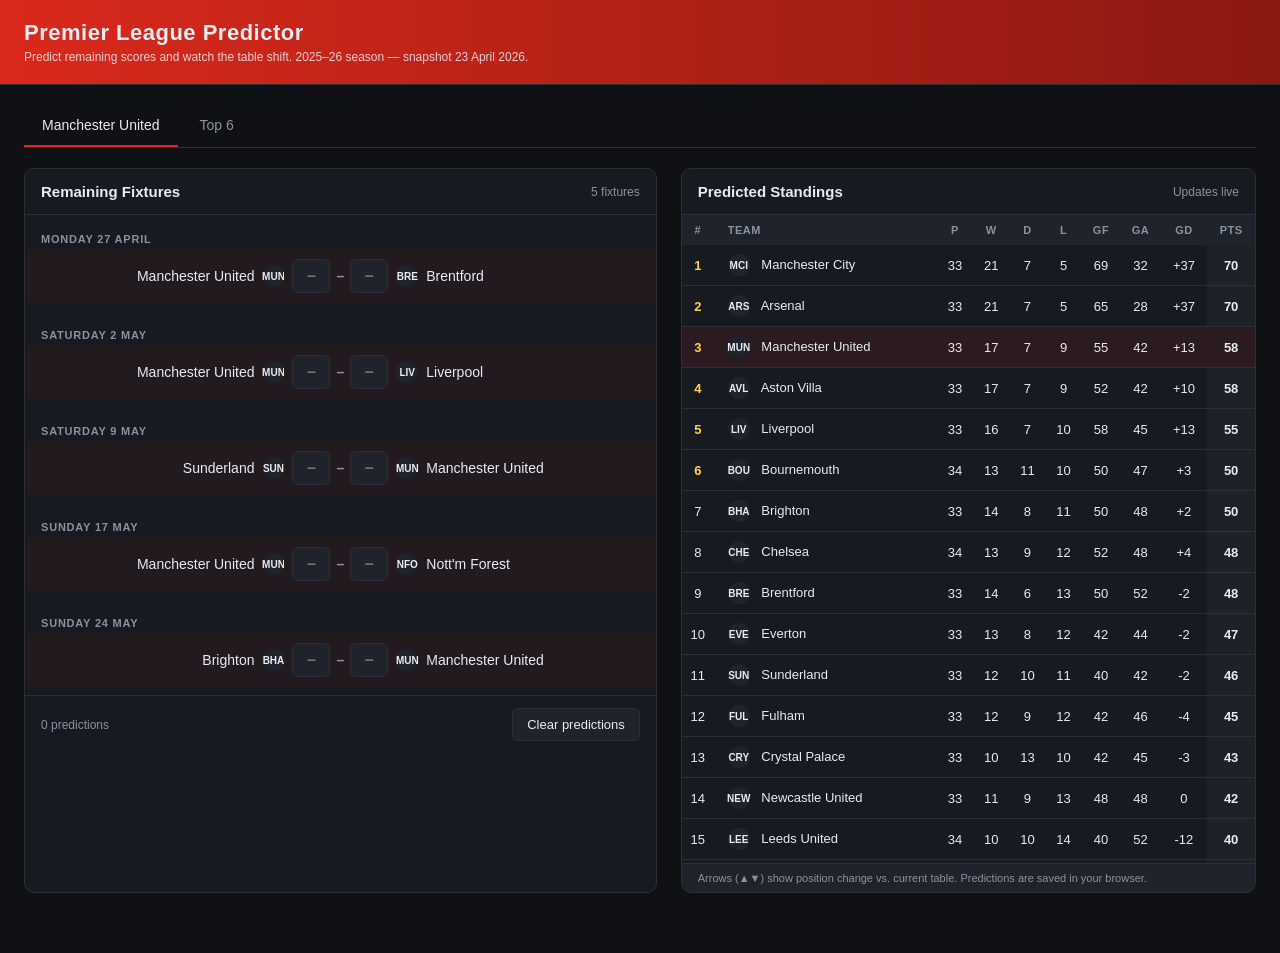
<file: football/index.html>
<!DOCTYPE html>
<html lang="en">
<head>
  <meta charset="UTF-8" />
  <meta name="viewport" content="width=device-width, initial-scale=1.0" />
  <title>Premier League Predictor — Manchester United</title>
  <link rel="stylesheet" href="styles.css" />
</head>
<body>
  <header>
    <h1>Premier League Predictor</h1>
    <div class="sub">Predict remaining scores and watch the table shift. 2025–26 season — snapshot 23 April 2026.</div>
  </header>

  <div class="container">
    <div class="tabs">
      <button class="tab active" data-view="mun">Manchester United</button>
      <button class="tab" data-view="top6">Top 6</button>
    </div>

    <div class="layout">
      <section class="panel" aria-label="Fixtures">
        <div class="panel-header">
          <h2>Remaining Fixtures</h2>
          <span class="meta" id="fixtures-count"></span>
        </div>
        <div class="panel-body" id="fixtures-body"></div>
        <div class="actions">
          <span class="meta" id="predictions-count" style="margin-right:auto; align-self:center; color: var(--muted); font-size: 12px;"></span>
          <button class="btn" id="clear-btn">Clear predictions</button>
        </div>
      </section>

      <section class="panel" aria-label="Predicted standings">
        <div class="panel-header">
          <h2>Predicted Standings</h2>
          <span class="meta">Updates live</span>
        </div>
        <div class="panel-body">
          <table class="standings">
            <thead>
              <tr>
                <th class="pos-col">#</th>
                <th class="team-col">Team</th>
                <th title="Played">P</th>
                <th title="Won">W</th>
                <th title="Drawn">D</th>
                <th title="Lost">L</th>
                <th title="Goals For">GF</th>
                <th title="Goals Against">GA</th>
                <th title="Goal Difference">GD</th>
                <th title="Points">Pts</th>
              </tr>
            </thead>
            <tbody id="standings-body"></tbody>
          </table>
        </div>
        <div class="hint">Arrows (▲▼) show position change vs. current table. Predictions are saved in your browser.</div>
      </section>
    </div>
  </div>

  <script src="data.js"></script>
  <script src="app.js"></script>
</body>
</html>
</file>
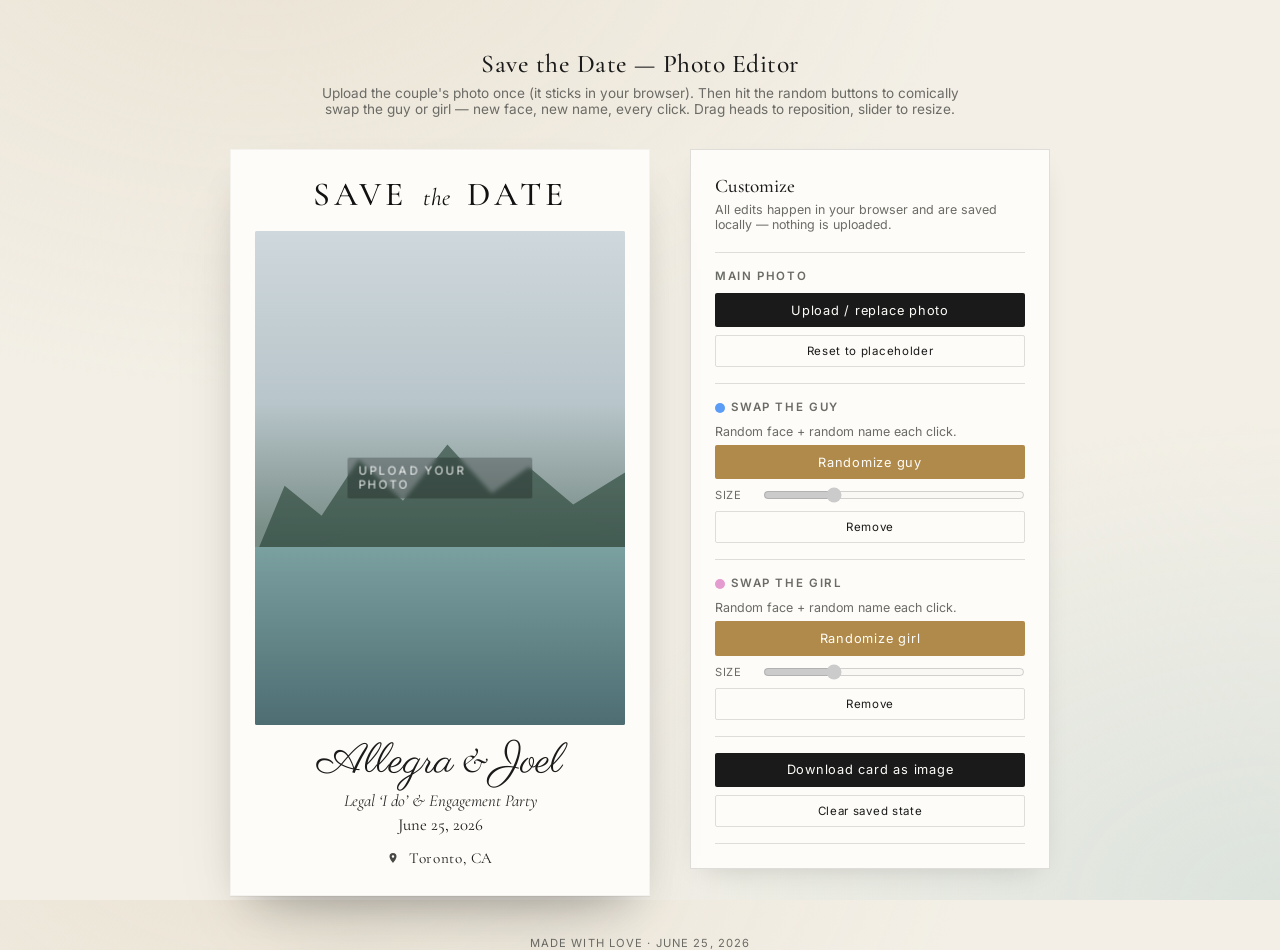
<file: save-the-date/index.html>
<!DOCTYPE html>
<html lang="en">
<head>
<meta charset="UTF-8">
<meta name="viewport" content="width=device-width, initial-scale=1.0">
<title>Allegra &amp; Joel — Save the Date</title>
<link href="https://fonts.googleapis.com/css2?family=Cormorant+Garamond:ital,wght@0,400;0,500;0,600;1,400&family=Parisienne&family=Inter:wght@400;500;600&display=swap" rel="stylesheet">
<style>
  :root{
    --ink:#1a1a1a;
    --paper:#fbfaf6;
    --line:rgba(0,0,0,.12);
    --muted:#6b6b66;
    --accent:#b08a4a;
  }
  *{box-sizing:border-box;margin:0;padding:0}
  html,body{height:100%}
  body{
    font-family:'Inter',sans-serif;
    color:var(--ink);
    background:
      radial-gradient(1200px 800px at 20% -10%, #eae3d4 0%, transparent 60%),
      radial-gradient(1200px 800px at 100% 100%, #dce3dd 0%, transparent 60%),
      #f3efe6;
    min-height:100vh;
    display:flex;
    flex-direction:column;
    align-items:center;
    padding:3rem 1rem 4rem;
  }

  .page-head{
    text-align:center;
    margin-bottom:2rem;
    max-width:640px;
  }
  .page-head h1{
    font-family:'Cormorant Garamond',serif;
    font-weight:500;
    font-size:1.6rem;
    letter-spacing:.02em;
  }
  .page-head p{
    font-size:.85rem;
    color:var(--muted);
    margin-top:.4rem;
  }

  .card-wrap{
    display:flex;
    gap:2.5rem;
    align-items:flex-start;
    max-width:1100px;
    width:100%;
    flex-wrap:wrap;
    justify-content:center;
  }

  .card{
    width:min(420px, 92vw);
    background:#fdfcf8;
    padding:1.5rem 1.5rem 1.75rem;
    box-shadow:
      0 1px 0 rgba(0,0,0,.04),
      0 20px 40px -20px rgba(0,0,0,.25),
      0 40px 80px -40px rgba(0,0,0,.25);
    border:1px solid rgba(0,0,0,.04);
    position:relative;
  }

  .card-title{
    font-family:'Cormorant Garamond',serif;
    font-weight:500;
    text-align:center;
    letter-spacing:.12em;
    font-size:2.1rem;
    color:#111;
    margin-bottom:1rem;
  }
  .card-title .the{
    font-style:italic;
    font-weight:400;
    letter-spacing:.02em;
    font-size:1.5rem;
    padding:0 .25rem;
  }

  .photo{
    position:relative;
    width:100%;
    aspect-ratio: 3 / 4;
    overflow:hidden;
    background:#e8e6df;
    border-radius:2px;
  }
  .photo .layer{
    position:absolute;
    inset:0;
    width:100%;
    height:100%;
    object-fit:cover;
    user-select:none;
    -webkit-user-drag:none;
  }

  .placeholder{
    position:absolute;inset:0;
    background:
      linear-gradient(to bottom, #cfd8dc 0%, #b8c5ca 35%, #7b8f89 60%, #5c746c 100%);
  }
  .placeholder::before,
  .placeholder::after{
    content:"";
    position:absolute;
    left:0;right:0;
  }
  .placeholder::before{
    top:28%;
    height:38%;
    background:
      linear-gradient(180deg, rgba(95,120,110,.9), rgba(60,85,75,.95)),
      radial-gradient(120% 80% at 50% 100%, #3e5a4e, #233a32);
    clip-path: polygon(0% 100%, 8% 62%, 18% 78%, 28% 48%, 40% 70%, 52% 40%, 64% 66%, 74% 52%, 86% 72%, 100% 55%, 100% 100%);
    opacity:.9;
  }
  .placeholder::after{
    top:64%;
    bottom:0;
    background:linear-gradient(180deg, #7ba0a0, #4d6d72);
  }
  .placeholder .ph-label{
    position:absolute;
    left:50%;
    top:50%;
    transform:translate(-50%,-50%);
    font-family:'Inter',sans-serif;
    font-size:.72rem;
    letter-spacing:.18em;
    text-transform:uppercase;
    color:rgba(255,255,255,.9);
    background:rgba(0,0,0,.25);
    padding:.4rem .7rem;
    border-radius:2px;
    backdrop-filter:blur(2px);
  }

  /* Randomized "head" overlays - circular, comical */
  .person{
    position:absolute;
    left:50%;
    top:50%;
    transform:translate(-50%,-50%);
    width:28%;
    aspect-ratio:1;
    object-fit:cover;
    border-radius:50%;
    border:3px solid #fff;
    box-shadow:0 6px 16px rgba(0,0,0,.35), 0 0 0 1px rgba(0,0,0,.08);
    cursor:grab;
    touch-action:none;
    z-index:3;
  }
  .person.dragging{cursor:grabbing}
  .person[data-role="guy"]{left:38%;top:38%}
  .person[data-role="girl"]{left:62%;top:42%}

  .names{
    font-family:'Parisienne', cursive;
    font-size:2.6rem;
    text-align:center;
    margin:1.1rem 0 .4rem;
    line-height:1;
    color:#1a1a1a;
    white-space:nowrap;
  }
  .names .name-girl, .names .name-guy{
    display:inline-block;
    min-width:2ch;
  }
  .names .name-amp{font-family:'Cormorant Garamond',serif;font-style:italic;padding:0 .2em;font-size:.85em}

  .subline{
    font-family:'Cormorant Garamond',serif;
    font-style:italic;
    text-align:center;
    font-size:1.05rem;
    color:#2a2a2a;
  }
  .date{
    font-family:'Cormorant Garamond',serif;
    text-align:center;
    font-size:1.05rem;
    margin-top:.15rem;
  }
  .loc{
    text-align:center;
    margin-top:.9rem;
    font-family:'Cormorant Garamond',serif;
    font-size:.95rem;
    letter-spacing:.04em;
    color:#1a1a1a;
  }
  .loc svg{
    width:12px;height:12px;
    vertical-align:-1px;
    margin-right:.35rem;
    opacity:.8;
  }

  [contenteditable="true"]{
    outline:none;
    transition:background .15s;
    border-radius:2px;
  }
  [contenteditable="true"]:hover{background:rgba(176,138,74,.08)}
  [contenteditable="true"]:focus{background:rgba(176,138,74,.14)}

  .controls{
    width:min(360px, 92vw);
    background:#fdfcf8;
    padding:1.5rem;
    border:1px solid var(--line);
    box-shadow:0 10px 30px -15px rgba(0,0,0,.2);
  }
  .controls h2{
    font-family:'Cormorant Garamond',serif;
    font-weight:500;
    font-size:1.2rem;
    margin-bottom:.25rem;
  }
  .controls .hint{
    font-size:.78rem;
    color:var(--muted);
    margin-bottom:1.25rem;
  }

  .group{
    border-top:1px solid var(--line);
    padding:1rem 0;
  }
  .group:last-child{border-bottom:1px solid var(--line)}
  .group h3{
    font-size:.72rem;
    letter-spacing:.14em;
    text-transform:uppercase;
    color:var(--muted);
    margin-bottom:.6rem;
    font-weight:600;
  }

  .btn{
    display:inline-flex;
    align-items:center;
    justify-content:center;
    gap:.4rem;
    width:100%;
    padding:.6rem .8rem;
    background:#1a1a1a;
    color:#fdfcf8;
    border:none;
    font-family:'Inter',sans-serif;
    font-size:.8rem;
    letter-spacing:.06em;
    cursor:pointer;
    transition:background .15s, transform .1s;
    border-radius:2px;
  }
  .btn:hover{background:#2c2c2c}
  .btn:active{transform:translateY(1px)}
  .btn.ghost{background:transparent;color:#1a1a1a;border:1px solid var(--line)}
  .btn.ghost:hover{background:rgba(0,0,0,.04)}
  .btn.accent{background:var(--accent)}
  .btn.accent:hover{background:#9a7640}

  .btn-row{display:flex;gap:.5rem;margin-top:.5rem}
  .btn-row .btn{font-size:.72rem;padding:.5rem}

  .slider-row{
    display:flex;
    align-items:center;
    gap:.6rem;
    margin-top:.5rem;
  }
  .slider-row label{
    font-size:.7rem;
    color:var(--muted);
    width:38px;
    letter-spacing:.06em;
    text-transform:uppercase;
  }
  input[type=range]{flex:1;accent-color:var(--accent)}
  input[type=file]{display:none}

  .swatch{
    display:inline-block;
    width:10px;height:10px;
    border-radius:50%;
    margin-right:.4rem;
    vertical-align:middle;
  }
  .swatch.guy{background:#5b9cf6}
  .swatch.girl{background:#e49bcf}

  footer{
    margin-top:2.5rem;
    font-size:.7rem;
    color:var(--muted);
    text-align:center;
    letter-spacing:.1em;
    text-transform:uppercase;
  }

  @media (max-width: 780px){
    .card-wrap{flex-direction:column;align-items:center}
  }
</style>
</head>
<body>

<div class="page-head">
  <h1>Save the Date — Photo Editor</h1>
  <p>Upload the couple's photo once (it sticks in your browser). Then hit the random buttons to comically swap the guy or girl — new face, new name, every click. Drag heads to reposition, slider to resize.</p>
</div>

<div class="card-wrap">

  <div class="card" id="card">
    <div class="card-title">SAVE <span class="the">the</span> DATE</div>

    <div class="photo" id="photo">
      <img id="baseImg" class="layer" alt="" style="display:none">
      <div id="placeholder" class="placeholder">
        <div class="ph-label">Upload your photo</div>
      </div>

      <img id="guyImg"  class="person" data-role="guy"  alt="" style="display:none" referrerpolicy="no-referrer">
      <img id="girlImg" class="person" data-role="girl" alt="" style="display:none" referrerpolicy="no-referrer">
    </div>

    <div class="names">
      <span class="name-girl" contenteditable="true" spellcheck="false">Allegra</span><span class="name-amp">&amp;</span><span class="name-guy" contenteditable="true" spellcheck="false">Joel</span>
    </div>
    <div class="subline" contenteditable="true" spellcheck="false">Legal &lsquo;I do&rsquo; &amp; Engagement Party</div>
    <div class="date" contenteditable="true" spellcheck="false">June 25, 2026</div>
    <div class="loc">
      <svg viewBox="0 0 24 24" fill="currentColor"><path d="M12 2a7 7 0 0 0-7 7c0 5 7 13 7 13s7-8 7-13a7 7 0 0 0-7-7zm0 9.5A2.5 2.5 0 1 1 12 6.5a2.5 2.5 0 0 1 0 5z"/></svg>
      <span contenteditable="true" spellcheck="false">Toronto, CA</span>
    </div>
  </div>

  <div class="controls">
    <h2>Customize</h2>
    <p class="hint">All edits happen in your browser and are saved locally — nothing is uploaded.</p>

    <div class="group">
      <h3>Main photo</h3>
      <button class="btn" onclick="document.getElementById('baseFile').click()">Upload / replace photo</button>
      <div class="btn-row">
        <button class="btn ghost" onclick="clearBase()">Reset to placeholder</button>
      </div>
      <input type="file" id="baseFile" accept="image/*">
    </div>

    <div class="group">
      <h3><span class="swatch guy"></span>Swap the guy</h3>
      <p class="hint" style="margin-bottom:.4rem">Random face + random name each click.</p>
      <button class="btn accent" onclick="swap('guy')">Randomize guy</button>
      <div class="slider-row">
        <label>Size</label>
        <input type="range" id="guySize" min="10" max="80" value="28" disabled>
      </div>
      <div class="btn-row">
        <button class="btn ghost" onclick="removePerson('guy')">Remove</button>
      </div>
    </div>

    <div class="group">
      <h3><span class="swatch girl"></span>Swap the girl</h3>
      <p class="hint" style="margin-bottom:.4rem">Random face + random name each click.</p>
      <button class="btn accent" onclick="swap('girl')">Randomize girl</button>
      <div class="slider-row">
        <label>Size</label>
        <input type="range" id="girlSize" min="10" max="80" value="28" disabled>
      </div>
      <div class="btn-row">
        <button class="btn ghost" onclick="removePerson('girl')">Remove</button>
      </div>
    </div>

    <div class="group">
      <button class="btn" onclick="downloadCard()">Download card as image</button>
      <div class="btn-row">
        <button class="btn ghost" onclick="resetAll()">Clear saved state</button>
      </div>
    </div>
  </div>

</div>

<footer>Made with love · June 25, 2026</footer>

<script>
/* ---------- Name pools (intentionally comical mix) ---------- */
const GUY_NAMES = [
  "Chad","Brad","Kevin","Hubert","Bartholomew","Dwayne","Archibald","Reginald",
  "Gary","Keith","Clarence","Seymour","Mortimer","Harold","Bernard","Norman",
  "Melvin","Horace","Percival","Englebert","Eugene","Roscoe","Wilbur","Thaddeus",
  "Ezekiel","Dexter","Hank","Vernon","Theodore","Edmund","Cornelius","Guillermo",
  "Chadwick","Vince","Derek","Dustin","Trent","Brody","Chip","Tad","Biff",
  "Randy","Buck","Clint","Elmer","Floyd","Lester","Merle","Ron","Stu"
];
const GIRL_NAMES = [
  "Gertrude","Mildred","Beatrice","Edith","Agnes","Ethel","Hortense","Prudence",
  "Dolores","Edna","Bernice","Gladys","Esmeralda","Petunia","Phyllis","Winifred",
  "Dorcas","Lavinia","Ermentrude","Tiffany","Brittany","Kimberly","Candy","Brandi",
  "Bambi","Muffy","Buffy","Cinnamon","Crystal","Destiny","Taffy","Trixie",
  "Bertha","Eunice","Myrtle","Ida","Maude","Opal","Pearl","Hazel","Enid",
  "Doris","Marjorie","Shirley","Ruthie","Babs","Fanny","Agatha","Blanche"
];

/* ---------- Photo source: DiceBear avataaars ----------
   api.dicebear.com serves SVG avatars with permissive CORS headers.
   We pass gender-leaning hair/facial-hair options so each swap gets
   a visibly male or female cartoon, deterministic from a random seed. */
const DICEBEAR = "https://api.dicebear.com/9.x/avataaars/svg";

const GUY_OPTS =
  "top=ShortHairShortRound,ShortHairShortWaved,ShortHairShortCurly,ShortHairShortFlat," +
  "ShortHairTheCaesar,ShortHairTheCaesarSidePart,ShortHairDreads01,ShortHairDreads02," +
  "ShortHairFrizzle,ShortHairSides,Hat,Turban,NoHair,WinterHat1,WinterHat2" +
  "&facialHair=BeardMedium,BeardLight,BeardMagestic,MoustacheFancy,MoustacheMagnum,Blank" +
  "&facialHairProbability=65";

const GIRL_OPTS =
  "top=LongHairStraight,LongHairStraight2,LongHairCurly,LongHairCurvy,LongHairBigHair," +
  "LongHairBun,LongHairDreads,LongHairFrida,LongHairFro,LongHairFroBand,LongHairMiaWallace," +
  "LongHairShavedSides,LongHairNotTooLong,LongHairStraightStrand" +
  "&facialHair=Blank&facialHairProbability=0" +
  "&accessories=Prescription01,Prescription02,Round,Sunglasses,Blank&accessoriesProbability=40";

function randomSeed(){
  return Math.random().toString(36).slice(2, 10) + '-' + Date.now();
}

function buildAvatarUrl(role){
  const opts = role === 'guy' ? GUY_OPTS : GIRL_OPTS;
  return `${DICEBEAR}?seed=${randomSeed()}&${opts}`;
}

/* ---------- DOM handles ---------- */
const photo       = document.getElementById('photo');
const placeholder = document.getElementById('placeholder');
const baseImg     = document.getElementById('baseImg');
const guyImg      = document.getElementById('guyImg');
const girlImg     = document.getElementById('girlImg');
const nameGuyEl   = document.querySelector('.name-guy');
const nameGirlEl  = document.querySelector('.name-girl');
const sublineEl   = document.querySelector('.subline');
const dateEl      = document.querySelector('.date');
const locEl       = document.querySelector('.loc span');

/* ---------- localStorage persistence ---------- */
const STORAGE_KEY = 'savetheDate.v2';

function saveState(){
  const state = {
    base: (baseImg.src && baseImg.style.display !== 'none') ? baseImg.src : null,
    guy:  guyImg.style.display  !== 'none' && guyImg.src
          ? { src:guyImg.src,  left:guyImg.style.left  || '38%', top:guyImg.style.top  || '38%', width:guyImg.style.width || '28%' } : null,
    girl: girlImg.style.display !== 'none' && girlImg.src
          ? { src:girlImg.src, left:girlImg.style.left || '62%', top:girlImg.style.top || '42%', width:girlImg.style.width || '28%' } : null,
    names: { guy: nameGuyEl.textContent, girl: nameGirlEl.textContent },
    subline: sublineEl.textContent,
    date:    dateEl.textContent,
    loc:     locEl.textContent,
  };
  try{
    localStorage.setItem(STORAGE_KEY, JSON.stringify(state));
  }catch(e){
    console.warn('Could not persist state (quota?).', e);
  }
}

function loadState(){
  let s; try { s = JSON.parse(localStorage.getItem(STORAGE_KEY) || 'null'); } catch { return; }
  if(!s) return;
  if(s.base){ baseImg.src = s.base; baseImg.style.display = 'block'; placeholder.style.display = 'none'; }
  if(s.guy){
    guyImg.src = s.guy.src;
    guyImg.style.left  = s.guy.left;
    guyImg.style.top   = s.guy.top;
    guyImg.style.width = s.guy.width;
    guyImg.style.display = 'block';
    const sz = document.getElementById('guySize');
    sz.disabled = false; sz.value = parseInt(s.guy.width, 10) || 28;
  }
  if(s.girl){
    girlImg.src = s.girl.src;
    girlImg.style.left  = s.girl.left;
    girlImg.style.top   = s.girl.top;
    girlImg.style.width = s.girl.width;
    girlImg.style.display = 'block';
    const sz = document.getElementById('girlSize');
    sz.disabled = false; sz.value = parseInt(s.girl.width, 10) || 28;
  }
  if(s.names){
    if(s.names.guy)  nameGuyEl.textContent  = s.names.guy;
    if(s.names.girl) nameGirlEl.textContent = s.names.girl;
  }
  if(s.subline) sublineEl.textContent = s.subline;
  if(s.date)    dateEl.textContent    = s.date;
  if(s.loc)     locEl.textContent     = s.loc;
}

/* ---------- Utilities ---------- */
function pick(arr, exclude){
  if(arr.length <= 1) return arr[0];
  let v; do { v = arr[Math.floor(Math.random()*arr.length)]; } while (v === exclude);
  return v;
}

function downscaleDataURL(dataURL, maxDim=1400, quality=0.85){
  return new Promise(resolve => {
    const img = new Image();
    img.onload = () => {
      let { width, height } = img;
      if (width > maxDim || height > maxDim){
        const scale = maxDim / Math.max(width, height);
        width  = Math.round(width  * scale);
        height = Math.round(height * scale);
      }
      const c = document.createElement('canvas');
      c.width = width; c.height = height;
      c.getContext('2d').drawImage(img, 0, 0, width, height);
      resolve(c.toDataURL('image/jpeg', quality));
    };
    img.onerror = () => resolve(dataURL);
    img.src = dataURL;
  });
}

/* ---------- Main photo ---------- */
document.getElementById('baseFile').addEventListener('change', async e => {
  const file = e.target.files[0]; if(!file) return;
  const reader = new FileReader();
  reader.onload = async ev => {
    const small = await downscaleDataURL(ev.target.result);
    baseImg.src = small;
    baseImg.style.display = 'block';
    placeholder.style.display = 'none';
    saveState();
  };
  reader.readAsDataURL(file);
});

function clearBase(){
  baseImg.removeAttribute('src');
  baseImg.style.display = 'none';
  placeholder.style.display = 'block';
  saveState();
}

/* ---------- Swap person (random avatar + random name) ---------- */
function loadAvatarWithRetry(img, role, attemptsLeft){
  const url = buildAvatarUrl(role);
  img.onerror = () => {
    console.warn('avatar load failed', url, 'attempts left:', attemptsLeft);
    if(attemptsLeft > 0){
      loadAvatarWithRetry(img, role, attemptsLeft - 1);
    } else {
      img.onerror = null;
      img.alt = 'Could not load avatar — network may be blocking api.dicebear.com.';
    }
  };
  img.onload = () => {
    img.onerror = null;
    saveState();
  };
  img.src = url;
}

function swap(role){
  const names  = role === 'guy' ? GUY_NAMES : GIRL_NAMES;
  const img    = role === 'guy' ? guyImg    : girlImg;
  const nameEl = role === 'guy' ? nameGuyEl : nameGirlEl;
  const sizeEl = document.getElementById(role + 'Size');

  const currentName = nameEl.textContent;

  img.style.display = 'block';
  if(!img.style.width) img.style.width = '28%';
  sizeEl.disabled = false;
  if(!img.style.left) img.style.left = role === 'guy' ? '38%' : '62%';
  if(!img.style.top)  img.style.top  = role === 'guy' ? '38%' : '42%';

  loadAvatarWithRetry(img, role, 3);

  nameEl.textContent = pick(names, currentName);

  saveState();
}

/* ---------- Size sliders ---------- */
for(const role of ['guy','girl']){
  const sizeEl = document.getElementById(role + 'Size');
  const img = role === 'guy' ? guyImg : girlImg;
  sizeEl.addEventListener('input', () => {
    img.style.width = sizeEl.value + '%';
    saveState();
  });
}

function removePerson(role){
  const img    = role === 'guy' ? guyImg    : girlImg;
  const sizeEl = document.getElementById(role + 'Size');
  img.removeAttribute('src');
  img.style.display = 'none';
  img.style.left  = role === 'guy' ? '38%' : '62%';
  img.style.top   = role === 'guy' ? '38%' : '42%';
  img.style.width = '28%';
  sizeEl.disabled = true;
  sizeEl.value = 28;
  saveState();
}

/* ---------- Drag to reposition ---------- */
function makeDraggable(el){
  let startX, startY, startLeft, startTop, pRect;
  function onDown(e){
    if(el.style.display === 'none') return;
    e.preventDefault();
    const pt = 'touches' in e ? e.touches[0] : e;
    pRect = photo.getBoundingClientRect();
    startX = pt.clientX;
    startY = pt.clientY;
    startLeft = (parseFloat(el.style.left) || 50) / 100 * pRect.width;
    startTop  = (parseFloat(el.style.top)  || 50) / 100 * pRect.height;
    el.classList.add('dragging');
    window.addEventListener('mousemove', onMove);
    window.addEventListener('mouseup', onUp);
    window.addEventListener('touchmove', onMove, {passive:false});
    window.addEventListener('touchend', onUp);
  }
  function onMove(e){
    e.preventDefault();
    const pt = 'touches' in e ? e.touches[0] : e;
    const dx = pt.clientX - startX;
    const dy = pt.clientY - startY;
    el.style.left = ((startLeft + dx) / pRect.width  * 100) + '%';
    el.style.top  = ((startTop  + dy) / pRect.height * 100) + '%';
  }
  function onUp(){
    el.classList.remove('dragging');
    window.removeEventListener('mousemove', onMove);
    window.removeEventListener('mouseup', onUp);
    window.removeEventListener('touchmove', onMove);
    window.removeEventListener('touchend', onUp);
    saveState();
  }
  el.addEventListener('mousedown', onDown);
  el.addEventListener('touchstart', onDown, {passive:false});
}
makeDraggable(guyImg);
makeDraggable(girlImg);

/* ---------- Persist text edits ---------- */
[nameGuyEl, nameGirlEl, sublineEl, dateEl, locEl].forEach(el => {
  el.addEventListener('input', saveState);
  el.addEventListener('blur',  saveState);
});

/* ---------- Download card as PNG ---------- */
async function downloadCard(){
  if(!window.html2canvas){
    await new Promise((res, rej) => {
      const s = document.createElement('script');
      s.src = 'https://cdnjs.cloudflare.com/ajax/libs/html2canvas/1.4.1/html2canvas.min.js';
      s.onload = res; s.onerror = rej;
      document.head.appendChild(s);
    });
  }
  const card = document.getElementById('card');
  const canvas = await html2canvas(card, { backgroundColor:'#fdfcf8', scale:2, useCORS:true });
  const link = document.createElement('a');
  link.download = 'save-the-date.png';
  link.href = canvas.toDataURL('image/png');
  link.click();
}

/* ---------- Reset ---------- */
function resetAll(){
  if(!confirm('Clear your saved photo, heads, names, and edits?')) return;
  localStorage.removeItem(STORAGE_KEY);
  location.reload();
}

/* ---------- Boot ---------- */
loadState();
</script>
</body>
</html>
</file>
<file: football/styles.css>
:root {
  --bg: #0f1115;
  --surface: #171a21;
  --surface-2: #1f232c;
  --border: #2a2f3a;
  --text: #e8ecf1;
  --muted: #8a92a1;
  --accent: #da291c;      /* Man United red */
  --accent-2: #ffd447;
  --good: #3ecf6a;
  --bad: #ef5b5b;
}

* { box-sizing: border-box; }

html, body {
  margin: 0;
  padding: 0;
  background: var(--bg);
  color: var(--text);
  font-family: -apple-system, BlinkMacSystemFont, "Segoe UI", Roboto, Helvetica, Arial, sans-serif;
  font-size: 14px;
}

header {
  background: linear-gradient(90deg, var(--accent) 0%, #8a1912 100%);
  padding: 20px 24px;
  border-bottom: 1px solid var(--border);
}

header h1 {
  margin: 0;
  font-size: 22px;
  letter-spacing: 0.5px;
}

header .sub {
  margin-top: 4px;
  font-size: 12px;
  opacity: 0.85;
}

.container {
  max-width: 1280px;
  margin: 0 auto;
  padding: 20px 24px 60px;
}

.tabs {
  display: flex;
  gap: 4px;
  border-bottom: 1px solid var(--border);
  margin-bottom: 20px;
}

.tab {
  background: transparent;
  color: var(--muted);
  border: none;
  border-bottom: 2px solid transparent;
  padding: 12px 18px;
  font-size: 14px;
  cursor: pointer;
  font-weight: 500;
}

.tab.active {
  color: var(--text);
  border-bottom-color: var(--accent);
}

.tab:hover:not(.active) {
  color: var(--text);
}

.layout {
  display: grid;
  grid-template-columns: minmax(0, 1.1fr) minmax(0, 1fr);
  gap: 24px;
}

@media (max-width: 960px) {
  .layout { grid-template-columns: 1fr; }
}

.panel {
  background: var(--surface);
  border: 1px solid var(--border);
  border-radius: 10px;
  overflow: hidden;
}

.panel-header {
  padding: 14px 16px;
  border-bottom: 1px solid var(--border);
  display: flex;
  justify-content: space-between;
  align-items: center;
}

.panel-header h2 {
  margin: 0;
  font-size: 15px;
  font-weight: 600;
}

.panel-header .meta {
  font-size: 12px;
  color: var(--muted);
}

.panel-body {
  max-height: 72vh;
  overflow-y: auto;
}

.matchday-group { padding: 8px 0; }

.matchday-label {
  padding: 10px 16px 4px;
  font-size: 11px;
  font-weight: 700;
  letter-spacing: 0.8px;
  text-transform: uppercase;
  color: var(--muted);
}

.fixture {
  display: grid;
  grid-template-columns: 1fr auto 1fr;
  align-items: center;
  gap: 8px;
  padding: 10px 16px;
  border-bottom: 1px solid var(--border);
}

.fixture:last-child { border-bottom: none; }

.fixture.involves-mun { background: rgba(218, 41, 28, 0.06); }

.fixture .team {
  display: flex;
  align-items: center;
  gap: 8px;
  overflow: hidden;
}

.fixture .team.home { justify-content: flex-end; text-align: right; }
.fixture .team.away { justify-content: flex-start; text-align: left; }

.team-name {
  font-weight: 500;
  white-space: nowrap;
  overflow: hidden;
  text-overflow: ellipsis;
}

.team-badge {
  width: 22px;
  height: 22px;
  border-radius: 50%;
  background: var(--surface-2);
  display: inline-flex;
  align-items: center;
  justify-content: center;
  font-size: 10px;
  font-weight: 700;
  color: var(--text);
  flex-shrink: 0;
}

.score-box {
  display: flex;
  align-items: center;
  gap: 6px;
}

.score-input {
  width: 38px;
  height: 34px;
  background: var(--surface-2);
  border: 1px solid var(--border);
  color: var(--text);
  border-radius: 6px;
  text-align: center;
  font-size: 16px;
  font-weight: 600;
  -moz-appearance: textfield;
}

.score-input::-webkit-outer-spin-button,
.score-input::-webkit-inner-spin-button {
  -webkit-appearance: none;
  margin: 0;
}

.score-input:focus {
  outline: none;
  border-color: var(--accent);
  background: var(--bg);
}

.score-input.filled {
  background: rgba(62, 207, 106, 0.12);
  border-color: var(--good);
}

.score-sep {
  color: var(--muted);
  font-weight: 700;
}

/* Table */
table.standings {
  width: 100%;
  border-collapse: collapse;
  font-size: 13px;
}

table.standings th,
table.standings td {
  padding: 9px 6px;
  text-align: center;
}

table.standings th {
  background: var(--surface-2);
  color: var(--muted);
  font-weight: 600;
  font-size: 11px;
  letter-spacing: 0.5px;
  text-transform: uppercase;
  position: sticky;
  top: 0;
  z-index: 1;
}

table.standings th.team-col,
table.standings td.team-col {
  text-align: left;
  padding-left: 14px;
}

table.standings th.pos-col,
table.standings td.pos-col {
  width: 32px;
}

table.standings td.pts-col {
  font-weight: 700;
  color: var(--text);
  background: rgba(255, 255, 255, 0.03);
}

table.standings tr { border-bottom: 1px solid var(--border); }
table.standings tr:last-child { border-bottom: none; }

table.standings tr.highlight-mun td { background: rgba(218, 41, 28, 0.1); }
table.standings tr.top-six td.pos-col { color: var(--accent-2); font-weight: 700; }
table.standings tr.relegation td.pos-col { color: var(--bad); }

.pos-change {
  display: inline-block;
  font-size: 11px;
  margin-left: 6px;
  padding: 1px 5px;
  border-radius: 4px;
  font-weight: 600;
}

.pos-change.up { color: var(--good); background: rgba(62, 207, 106, 0.12); }
.pos-change.down { color: var(--bad); background: rgba(239, 91, 91, 0.12); }

.actions {
  padding: 12px 16px;
  border-top: 1px solid var(--border);
  display: flex;
  gap: 8px;
  justify-content: flex-end;
}

.btn {
  background: var(--surface-2);
  border: 1px solid var(--border);
  color: var(--text);
  padding: 8px 14px;
  border-radius: 6px;
  cursor: pointer;
  font-size: 13px;
}

.btn:hover { background: var(--border); }

.btn.primary {
  background: var(--accent);
  border-color: var(--accent);
}

.btn.primary:hover { background: #b8231a; }

.hint {
  font-size: 11px;
  color: var(--muted);
  padding: 8px 16px;
  border-top: 1px solid var(--border);
  background: var(--surface-2);
}
</file>
